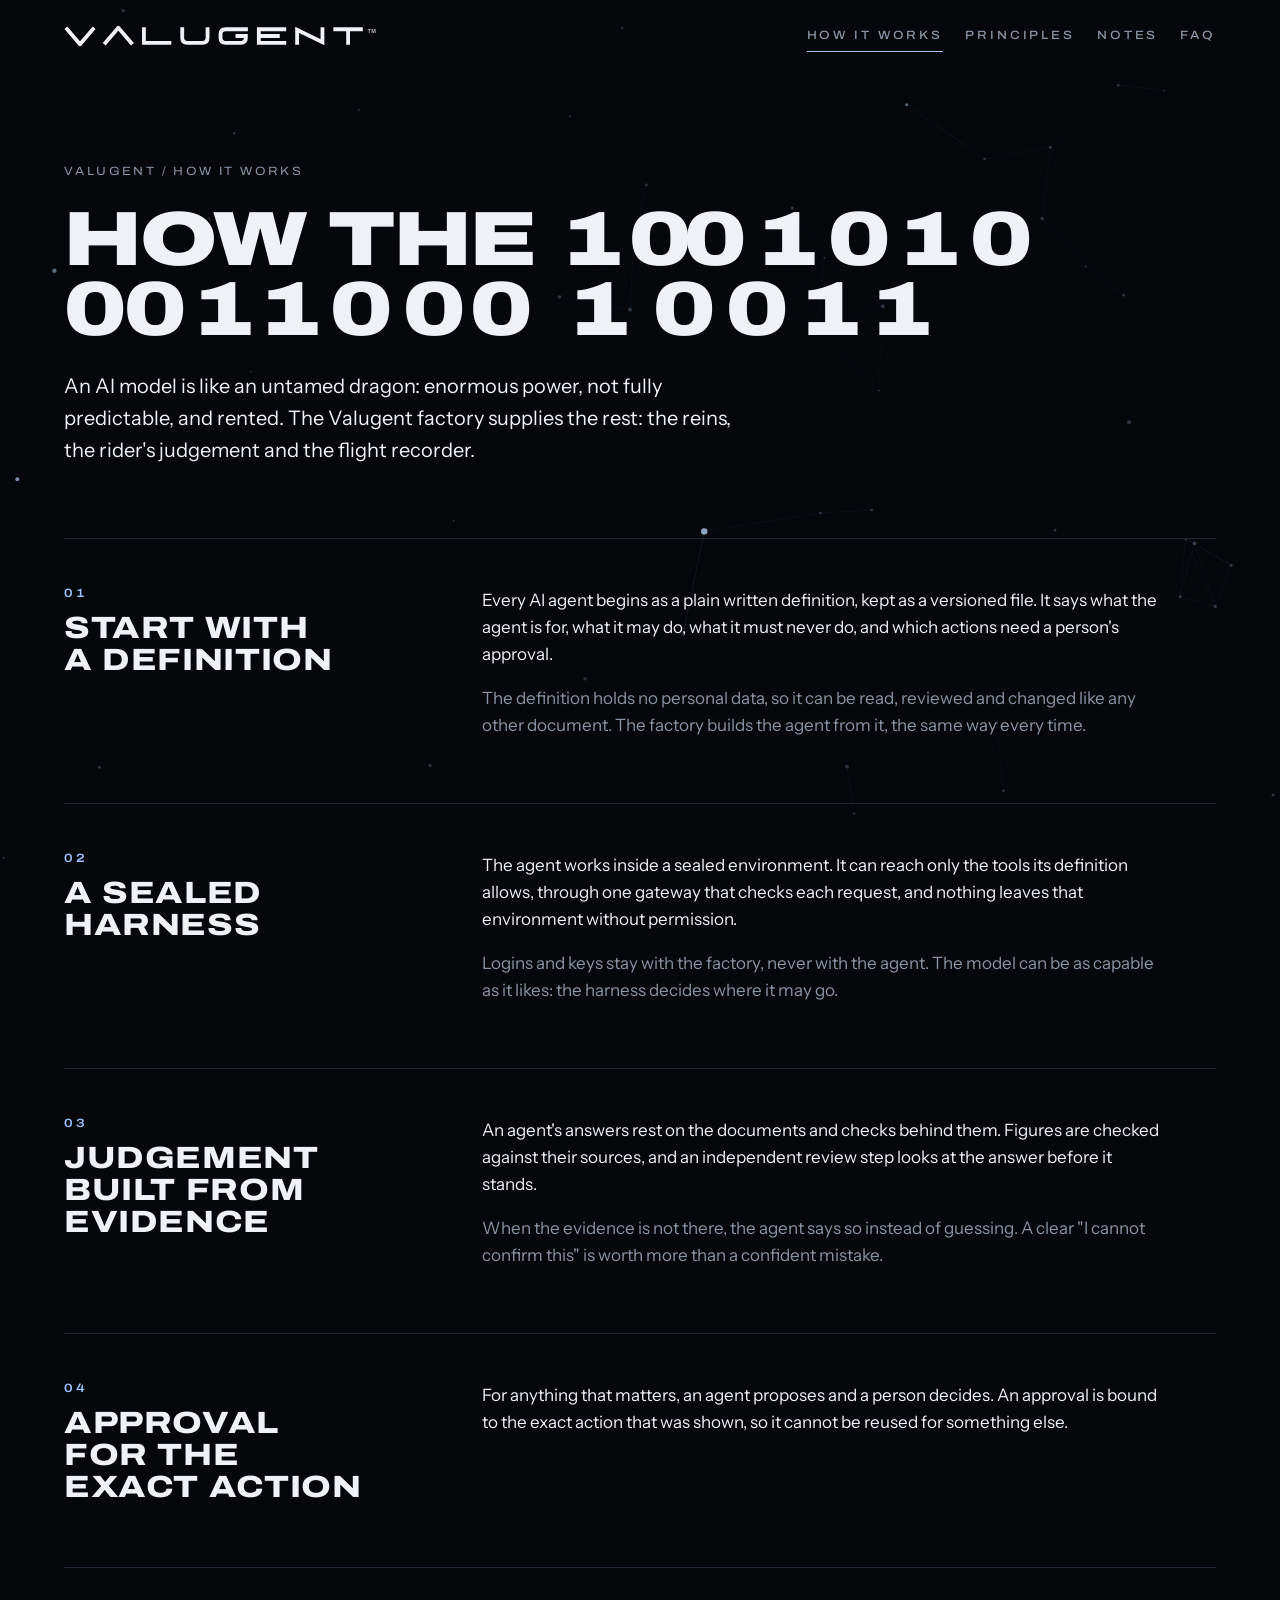
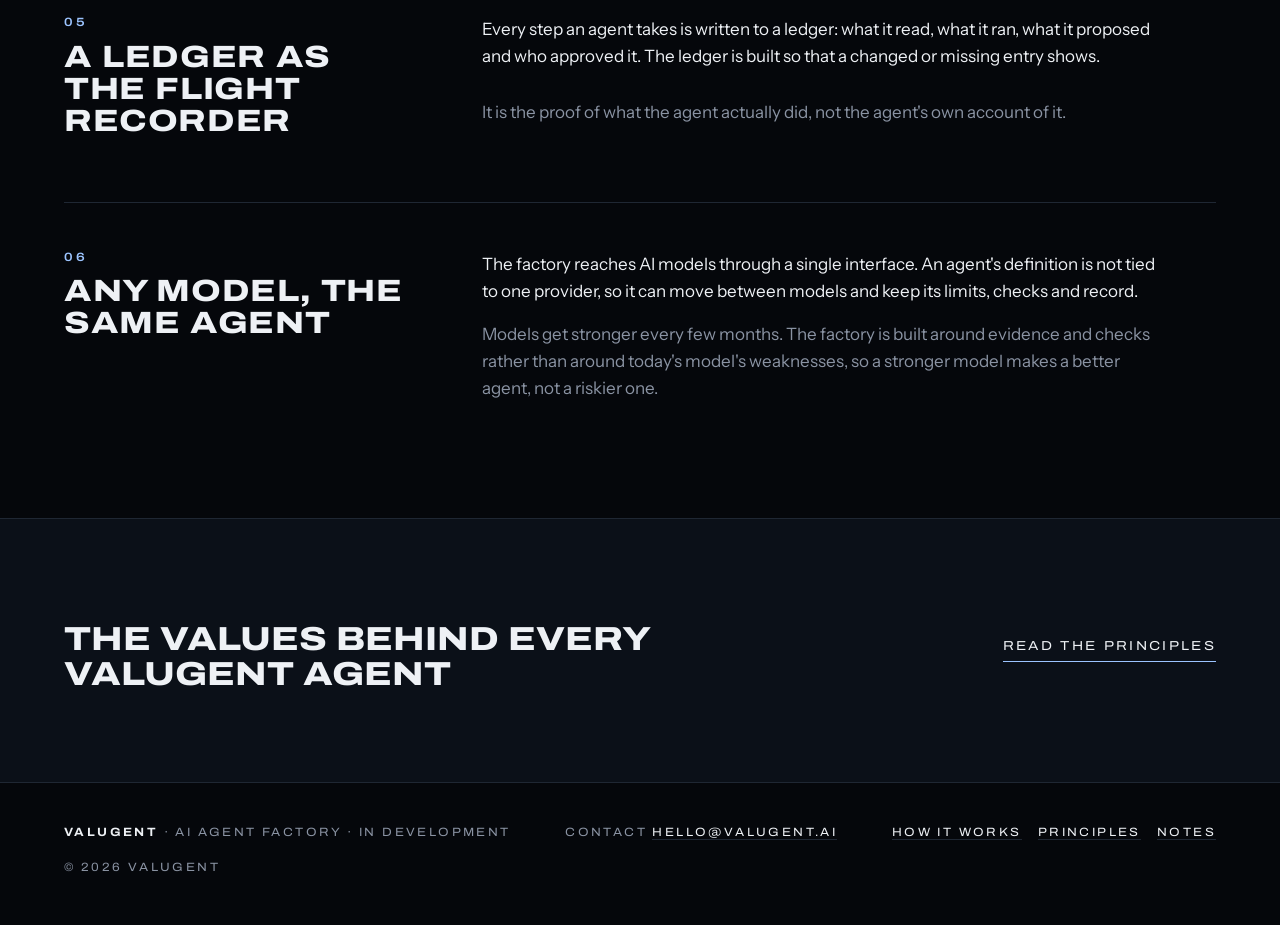
<file: approach/index.html>
<!DOCTYPE html>
<html lang="en">
<head>
<meta charset="utf-8">
<meta name="viewport" content="width=device-width, initial-scale=1">
<title>How the AI agent factory works | Valugent</title>
<meta name="description" content="How Valugent builds trustworthy AI agents: a written definition, a sealed harness, evidence-based checks, approval for each action and a full ledger.">
<link rel="canonical" href="https://valugent.ai/approach/">
<meta name="robots" content="index, follow, max-image-preview:large">
<meta name="theme-color" content="#05070b">
<meta name="msvalidate.01" content="90FEECC1FCB39FCA6ADB86096AE92DDA">
<link rel="icon" href="/favicon.svg" type="image/svg+xml">
<link rel="apple-touch-icon" href="/apple-touch-icon.png">
<meta property="og:type" content="website">
<meta property="og:site_name" content="Valugent">
<meta property="og:locale" content="en_AU">
<meta property="og:title" content="How the AI agent factory works | Valugent">
<meta property="og:description" content="How Valugent builds trustworthy AI agents: a written definition, a sealed harness, evidence-based checks, approval for each action and a full ledger.">
<meta property="og:url" content="https://valugent.ai/approach/">
<meta property="og:image" content="https://valugent.ai/og.png">
<meta property="og:image:width" content="1200">
<meta property="og:image:height" content="630">
<meta property="og:image:alt" content="Valugent: values-driven AI agents">
<meta name="twitter:card" content="summary_large_image">
<meta name="twitter:title" content="How the AI agent factory works | Valugent">
<meta name="twitter:description" content="How Valugent builds trustworthy AI agents: a written definition, a sealed harness, evidence-based checks, approval for each action and a full ledger.">
<meta name="twitter:image" content="https://valugent.ai/og.png">
<script>matchMedia("(prefers-reduced-motion: reduce)").matches || document.documentElement.classList.add("fx")</script>
<link rel="preconnect" href="https://fonts.googleapis.com">
<link rel="preconnect" href="https://fonts.gstatic.com" crossorigin>
<link href="https://fonts.googleapis.com/css2?family=Archivo:wdth,wght@62..125,400..900&family=Instrument+Sans:wght@400;500&display=swap" rel="stylesheet">
<script type="application/ld+json">
{
 "@context": "https://schema.org",
 "@graph": [
  {
   "@type": "Organization",
   "@id": "https://valugent.ai/#org",
   "name": "Valugent",
   "url": "https://valugent.ai/",
   "logo": "https://valugent.ai/apple-touch-icon.png",
   "email": "hello@valugent.ai",
   "description": "Valugent is an AI agent factory building values-driven, trustworthy AI agents.",
   "slogan": "Values-driven AI agents",
   "sameAs": [
    "https://www.linkedin.com/company/valugent/"
   ]
  },
  {
   "@type": "BreadcrumbList",
   "itemListElement": [
    {
     "@type": "ListItem",
     "position": 1,
     "name": "Valugent",
     "item": "https://valugent.ai/"
    },
    {
     "@type": "ListItem",
     "position": 2,
     "name": "How it works",
     "item": "https://valugent.ai/approach/"
    }
   ]
  },
  {
   "@type": "WebPage",
   "name": "How the AI agent factory works",
   "url": "https://valugent.ai/approach/",
   "about": {
    "@id": "https://valugent.ai/#org"
   }
  }
 ]
}
</script>
<style>

/* One visual world: a thinking brain in the dark, its connections firing. Full-bleed bands, wide uppercase display type, a quiet top bar. */
:root {
  --night: #05070b;
  --deep: #0b1018;
  --ink: #eef1f5;
  --dim: #8a93a3;
  --line: #1f2733;
  --glow: #9cc4ff;
  --display: "Archivo", "Helvetica Neue", Arial, sans-serif;
  --body: "Instrument Sans", "Helvetica Neue", Arial, sans-serif;
  color-scheme: dark;
}
* { box-sizing: border-box; margin: 0; }
html, body { background: var(--night); color: var(--ink); }
body { font-family: var(--body); font-size: 17px; line-height: 1.6; -webkit-font-smoothing: antialiased; }
a { color: var(--ink); }
a:focus-visible { outline: 2px solid var(--glow); outline-offset: 4px; }

.bar {
  position: absolute; inset: 0 0 auto 0; z-index: 3;
  display: flex; justify-content: space-between; align-items: center; gap: 16px;
  padding: 26px clamp(16px, 5vw, 64px);
}
.mark { display: block; width: clamp(179px, 25.3vw, 316px); height: auto; color: var(--ink); }
.status {
  font-family: var(--display); font-weight: 500; font-stretch: 110%;
  letter-spacing: 0.24em; font-size: 12px; text-transform: uppercase; color: var(--dim);
}

.hero {
  position: relative; overflow: hidden;
  min-height: min(760px, 92svh);
  display: grid; align-items: end;
  padding: 140px clamp(16px, 5vw, 64px) clamp(56px, 9vw, 110px);
}
.hero { cursor: grab; touch-action: pan-y; }
.hero.dragging { cursor: grabbing; user-select: none; -webkit-user-select: none; }
#brain { position: absolute; inset: 0; width: 100%; height: 100%; display: block; }
.hero::after {
  content: ""; position: absolute; inset: 0; z-index: 1; pointer-events: none;
  background: linear-gradient(90deg, rgba(5,7,11,0.78) 0%, rgba(5,7,11,0.3) 45%, rgba(5,7,11,0) 70%),
              linear-gradient(0deg, rgba(5,7,11,0.9) 0%, rgba(5,7,11,0) 38%);
}
.hero-copy { position: relative; z-index: 2; display: grid; gap: 28px; max-width: 1100px; }
h1 {
  font-family: var(--display); font-weight: 900; font-stretch: 125%;
  text-transform: uppercase; line-height: 0.92; letter-spacing: -0.01em;
  font-size: clamp(36px, 6.4vw, 100px);
  text-wrap: balance;
}
.lede { max-width: 34em; font-size: clamp(17px, 1.6vw, 20px); color: var(--ink); opacity: 0.86; text-wrap: pretty; }

.band {
  border-top: 1px solid var(--line);
  background: var(--deep);
  padding: clamp(56px, 8vw, 104px) clamp(16px, 5vw, 64px);
  display: grid; grid-template-columns: repeat(4, minmax(0, 1fr)); gap: clamp(24px, 4vw, 56px);
}
.part { display: grid; gap: 10px; align-content: start; }
.part h2 {
  font-family: var(--display); font-weight: 800; font-stretch: 125%;
  text-transform: uppercase; letter-spacing: 0.04em; font-size: clamp(20px, 2.2vw, 28px); line-height: 1.05;
}
.part p { color: var(--dim); max-width: 26em; }

footer {
  border-top: 1px solid var(--line);
  padding: 40px clamp(16px, 5vw, 64px) 48px;
  display: flex; flex-wrap: wrap; justify-content: space-between; gap: 16px 40px;
  font-family: var(--display); font-stretch: 110%; text-transform: uppercase;
  letter-spacing: 0.2em; font-size: 12px; color: var(--dim);
}
footer strong { color: var(--ink); font-weight: 700; }

.about {
  padding: clamp(64px, 9vw, 120px) clamp(16px, 5vw, 64px);
  display: grid; grid-template-columns: minmax(0, 5fr) minmax(0, 7fr); gap: clamp(28px, 5vw, 80px);
  border-top: 1px solid var(--line);
}
.label {
  font-family: var(--display); font-weight: 600; font-stretch: 115%; text-transform: uppercase;
  letter-spacing: 0.24em; font-size: 12px; color: var(--glow);
}
.about h2, .principles h2 {
  font-family: var(--display); font-weight: 900; font-stretch: 125%; text-transform: uppercase;
  line-height: 0.98; font-size: clamp(30px, 4.2vw, 60px); margin-top: 16px; text-wrap: balance;
}
.about .copy { display: grid; gap: 20px; max-width: 38em; align-content: start; font-size: clamp(17px, 1.4vw, 19px); }
.about .copy p { color: var(--dim); }
.about .copy p:first-child { color: var(--ink); }
.principles { padding: clamp(64px, 9vw, 120px) clamp(16px, 5vw, 64px); border-top: 1px solid var(--line); }
.principles ol {
  list-style: none; padding: 0; margin-top: clamp(32px, 4vw, 56px);
  display: grid; grid-template-columns: repeat(auto-fit, minmax(220px, 1fr)); gap: 1px; background: var(--line);
  border: 1px solid var(--line);
}
.principles li { background: var(--night); padding: 28px 24px 32px; display: grid; gap: 10px; align-content: start; }
.principles li span {
  font-family: var(--display); font-stretch: 110%; font-size: 12px; letter-spacing: 0.2em; color: var(--glow);
  font-variant-numeric: tabular-nums;
}
.principles h3 {
  font-family: var(--display); font-weight: 800; font-stretch: 120%; text-transform: uppercase;
  letter-spacing: 0.03em; font-size: 19px; line-height: 1.15;
}
.principles li p { color: var(--dim); font-size: 16px; }
footer a { color: var(--ink); text-decoration: none; border-bottom: 1px solid var(--line); }
footer a:hover, footer a:focus-visible { border-color: var(--ink); }
.status a { color: var(--dim); text-decoration: none; }
.status a:hover, .status a:focus-visible { color: var(--ink); }

@media (max-width: 760px) {
  .about { grid-template-columns: 1fr; }
  .band { grid-template-columns: 1fr 1fr; }
  .status { display: none; }
}

.status { display: flex; gap: 22px; }
.page .bar { position: relative; }
.crumbs { font-family: var(--display); font-stretch: 110%; text-transform: uppercase; letter-spacing: 0.2em;
  font-size: 12px; color: var(--dim); }
.crumbs a { color: var(--dim); text-decoration: none; }
.crumbs a:hover, .crumbs a:focus-visible { color: var(--ink); }
.page-head { padding: clamp(40px, 7vw, 96px) clamp(16px, 5vw, 64px) clamp(40px, 6vw, 72px); display: grid; gap: 24px;
  max-width: 1200px; }
.page-head h1 { font-size: clamp(36px, 6vw, 92px); }
.prose { padding: 0 clamp(16px, 5vw, 64px) clamp(64px, 9vw, 120px); display: grid; gap: clamp(40px, 5vw, 64px); }
.prose section { display: grid; grid-template-columns: minmax(0, 4fr) minmax(0, 8fr); gap: clamp(20px, 4vw, 64px);
  border-top: 1px solid var(--line); padding-top: clamp(28px, 4vw, 48px); }
.prose h2 { font-family: var(--display); font-weight: 800; font-stretch: 120%; text-transform: uppercase;
  font-size: clamp(22px, 2.4vw, 32px); line-height: 1.05; letter-spacing: 0.02em; text-wrap: balance; }
.prose h2 span { display: block; font-size: 12px; letter-spacing: 0.24em; color: var(--glow); margin-bottom: 12px;
  font-weight: 600; font-variant-numeric: tabular-nums; }
.prose .body { display: grid; gap: 16px; max-width: 40em; color: var(--dim); font-size: clamp(17px, 1.3vw, 19px); }
.prose .body p:first-child { color: var(--ink); }
.prose .body ul { margin: 0; padding-left: 1.2em; display: grid; gap: 8px; }
.faq { padding: clamp(64px, 9vw, 120px) clamp(16px, 5vw, 64px); border-top: 1px solid var(--line); }
.faq h2 { font-family: var(--display); font-weight: 900; font-stretch: 125%; text-transform: uppercase; line-height: 0.98;
  font-size: clamp(30px, 4.2vw, 60px); margin-top: 16px; text-wrap: balance; }
.faq dl { margin: clamp(32px, 4vw, 56px) 0 0; display: grid; gap: 0; border-top: 1px solid var(--line); }
.faq .qa { display: grid; grid-template-columns: minmax(0, 5fr) minmax(0, 7fr); gap: clamp(16px, 4vw, 64px);
  padding: 28px 0; border-bottom: 1px solid var(--line); }
.faq dt { font-family: var(--display); font-weight: 700; font-stretch: 115%; font-size: clamp(18px, 1.6vw, 22px);
  line-height: 1.25; }
.faq dd { margin: 0; color: var(--dim); max-width: 40em; }
.more { display: inline-block; margin-top: 28px; font-family: var(--display); font-stretch: 115%; text-transform: uppercase;
  letter-spacing: 0.18em; font-size: 13px; color: var(--ink); text-decoration: none; border-bottom: 1px solid var(--glow);
  padding-bottom: 4px; }
.more:hover, .more:focus-visible { color: var(--glow); }
.cta { display: flex; flex-wrap: wrap; align-items: center; gap: 14px 24px; }
.cta span { color: var(--dim); font-size: 15px; max-width: 26em; }
.btn { display: inline-block; font-family: var(--display); font-weight: 700; font-stretch: 115%; text-transform: uppercase;
  letter-spacing: 0.16em; font-size: 13px; color: #05070b; background: var(--ink); text-decoration: none;
  padding: 15px 26px; border-radius: 2px; transition: background 0.2s, box-shadow 0.2s; }
.btn:hover, .btn:focus-visible { background: var(--glow); box-shadow: 0 0 28px rgba(156,196,255,0.35); }
.next { padding: clamp(48px, 7vw, 96px) clamp(16px, 5vw, 64px); border-top: 1px solid var(--line); background: var(--deep);
  display: flex; flex-wrap: wrap; gap: 16px 48px; align-items: baseline; justify-content: space-between; }
.next p { font-family: var(--display); font-weight: 800; font-stretch: 120%; text-transform: uppercase;
  font-size: clamp(22px, 2.6vw, 36px); line-height: 1.05; max-width: 22em; }
/* notes: one readable column, and a list of articles */
.article { padding: 0 clamp(16px, 5vw, 64px) clamp(64px, 9vw, 120px); }
.article .body { max-width: 42em; display: grid; gap: 18px; font-size: clamp(17px, 1.3vw, 19px); color: #c9cfd9; }
.article .body h2 { font-family: var(--display); font-weight: 800; font-stretch: 120%; text-transform: uppercase;
  font-size: clamp(20px, 2vw, 26px); line-height: 1.1; letter-spacing: 0.02em; color: var(--ink); margin-top: 28px;
  text-wrap: balance; }
.article .body ol, .article .body ul { margin: 0; padding-left: 1.2em; display: grid; gap: 10px; }
.article .body strong { color: var(--ink); }
.byline { font-family: var(--display); font-stretch: 110%; text-transform: uppercase; letter-spacing: 0.2em; font-size: 12px;
  color: var(--dim); }
.notes-list { padding: 0 clamp(16px, 5vw, 64px) clamp(64px, 9vw, 120px); display: grid; }
.notes-list a { display: grid; gap: 10px; padding: clamp(24px, 3vw, 36px) 0; border-top: 1px solid var(--line);
  text-decoration: none; max-width: 52em; }
.notes-list h2 { font-family: var(--display); font-weight: 800; font-stretch: 120%; text-transform: uppercase;
  font-size: clamp(22px, 2.4vw, 32px); line-height: 1.05; transition: color 0.3s; text-wrap: balance; }
.notes-list a:hover h2, .notes-list a:focus-visible h2 { color: var(--glow); }
.notes-list p { color: var(--dim); }
/* the cursor: a small node of light with a ring that follows it (mouse and trackpad only) */
.cur-dot, .cur-ring { position: fixed; left: 0; top: 0; pointer-events: none; z-index: 9999; border-radius: 50%;
  opacity: 0; transition: opacity 0.2s; will-change: transform; }
.cur-dot { width: 6px; height: 6px; margin: -3px 0 0 -3px; background: #eef1f5;
  box-shadow: 0 0 10px 2px rgba(156, 196, 255, 0.9); }
.cur-ring { width: 24px; height: 24px; margin: -12px 0 0 -12px; border: 1px solid rgba(156, 196, 255, 0.55);
  transition: opacity 0.2s, width 0.25s, height 0.25s, margin 0.25s, border-color 0.25s, background 0.25s; }
.has-cursor .cur-dot, .has-cursor .cur-ring { opacity: 1; }
.has-cursor, .has-cursor * , .has-cursor .hero { cursor: none !important; }
.cur-ring.link { width: 38px; height: 38px; margin: -19px 0 0 -19px; background: rgba(156, 196, 255, 0.08);
  border-color: rgba(156, 196, 255, 0.9); }
.cur-ring.brain { width: 44px; height: 44px; margin: -22px 0 0 -22px; border-style: dashed;
  border-color: rgba(156, 196, 255, 0.7); }
.cur-ring.down { width: 16px; height: 16px; margin: -8px 0 0 -8px; background: rgba(156, 196, 255, 0.18); }
/* it fires like a neuron: the dot flashes now and then, a click sends out a burst, and moving leaves faint sparks */
.has-cursor .cur-dot { animation: cur-fire 2.6s infinite; }
@keyframes cur-fire {
  0%, 82%, 100% { box-shadow: 0 0 10px 2px rgba(156, 196, 255, 0.9); background: #eef1f5; }
  86% { box-shadow: 0 0 22px 7px rgba(190, 220, 255, 1), 0 0 44px 14px rgba(156, 196, 255, 0.45); background: #fff; }
  90% { box-shadow: 0 0 8px 1px rgba(156, 196, 255, 0.7); }
  93% { box-shadow: 0 0 18px 5px rgba(190, 220, 255, 0.95); background: #fff; }
}
.cur-burst, .cur-spark { position: fixed; left: 0; top: 0; pointer-events: none; z-index: 9998; }
.cur-burst i { position: absolute; width: 20px; height: 20px; margin: -10px 0 0 -10px; border-radius: 50%;
  border: 1.5px solid rgba(190, 220, 255, 0.95); box-shadow: 0 0 14px rgba(156, 196, 255, 0.8);
  animation: cur-burst 0.6s ease-out forwards; }
@keyframes cur-burst { from { transform: scale(0.4); opacity: 1; } to { transform: scale(4.2); opacity: 0; } }
.cur-spark i { position: absolute; width: 3px; height: 3px; margin: -1.5px 0 0 -1.5px; border-radius: 50%;
  background: #dce9ff; box-shadow: 0 0 6px 1px rgba(156, 196, 255, 0.9); animation: cur-spark 0.7s ease-out forwards; }
@keyframes cur-spark { to { transform: translate(var(--dx), var(--dy)) scale(0.2); opacity: 0; } }
@media (prefers-reduced-motion: reduce) { .has-cursor .cur-dot { animation: none; } }
/* effects (only when motion is welcome): the headline rises in, sections light up as they come into view, a signal
   runs along the band, the cards glow where the cursor is, and the brain drifts back as you scroll */
.progress { position: fixed; inset: 0 0 auto 0; height: 2px; z-index: 50; pointer-events: none; transform-origin: 0 50%;
  transform: scaleX(var(--sp, 0)); background: linear-gradient(90deg, rgba(156,196,255,0), var(--glow) 40%, #fff);
  box-shadow: 0 0 12px rgba(156,196,255,0.8); }
.hero h1 .w { display: inline-block; overflow: hidden; vertical-align: top; padding-bottom: 0.06em; margin-bottom: -0.06em; }
.hero h1 .w > span { display: inline-block; }
.shine { background: linear-gradient(100deg, var(--ink) 35%, #cfe2ff 46%, #fff 50%, #cfe2ff 54%, var(--ink) 65%);
  background-size: 300% 100%; background-position: 100% 0; -webkit-background-clip: text; background-clip: text;
  color: transparent; }
.fx .hero h1 .w > span { animation: rise 1.1s cubic-bezier(0.2, 0.8, 0.2, 1) both; animation-delay: var(--d, 0s); }
.fx .hero h1 .shine { animation: rise 1.1s cubic-bezier(0.2, 0.8, 0.2, 1) both, shine 7s ease-in-out 1.6s infinite;
  animation-delay: var(--d, 0s), calc(var(--d, 0s) + 1.6s); }
@keyframes rise { from { transform: translateY(105%); } }
@keyframes shine { 0% { background-position: 100% 0; } 30%, 100% { background-position: 0 0; } }
.fx .hero .lede { animation: fade-up 1s cubic-bezier(0.2, 0.8, 0.2, 1) 0.55s both; }
.fx .hero .cta { animation: fade-up 1s cubic-bezier(0.2, 0.8, 0.2, 1) 0.75s both; }
@keyframes fade-up { from { opacity: 0; transform: translateY(18px); } }
.fx #brain { transform: scale(calc(1 + var(--hp, 0) * 0.18)); opacity: calc(1 - var(--hp, 0) * 0.75); }
.fx .hero-copy { transform: translateY(calc(var(--hp, 0) * -70px)); opacity: calc(1 - var(--hp, 0) * 1.1); }
.btn { position: relative; overflow: hidden; }
.btn::after { content: ""; position: absolute; inset: 0 auto 0 -60%; width: 40%; pointer-events: none;
  background: linear-gradient(100deg, transparent, rgba(255,255,255,0.75), transparent); transform: skewX(-20deg); }
.fx .btn::after { animation: sheen 4.8s ease-in-out 2s infinite; }
@keyframes sheen { 0% { left: -60%; } 22%, 100% { left: 130%; } }
.fx .btn { animation: fade-up 1s cubic-bezier(0.2, 0.8, 0.2, 1) 0.75s both, halo 3.2s ease-in-out 2s infinite; }
@keyframes halo { 50% { box-shadow: 0 0 34px rgba(156,196,255,0.4); } }
.fx .reveal { opacity: 0; transform: translateY(30px); filter: blur(6px);
  transition: opacity 0.9s cubic-bezier(0.2, 0.7, 0.2, 1), transform 0.9s cubic-bezier(0.2, 0.7, 0.2, 1), filter 0.9s;
  transition-delay: var(--rd, 0s); }
.fx .reveal.in { opacity: 1; transform: none; filter: none; }
.band { position: relative; overflow: hidden; }
.band::before { content: ""; position: absolute; left: 0; top: -1px; height: 2px; width: 30%; pointer-events: none;
  background: linear-gradient(90deg, transparent, var(--glow), #fff, transparent); box-shadow: 0 0 16px var(--glow);
  transform: translateX(-100%); }
.fx .band::before { animation: signal 4.5s cubic-bezier(0.5, 0, 0.5, 1) infinite; }
@keyframes signal { to { transform: translateX(440%); } }
.part h2 { transition: color 0.3s, text-shadow 0.3s; }
.part:hover h2 { color: #fff; text-shadow: 0 0 24px rgba(156,196,255,0.6); }
.principles li, .faq .qa { position: relative; }
.principles li::before, .faq .qa::before { content: ""; position: absolute; inset: 0; pointer-events: none; opacity: 0;
  transition: opacity 0.35s; background: radial-gradient(320px circle at var(--mx, 50%) var(--my, 50%),
  rgba(156,196,255,0.14), transparent 60%); }
.principles li:hover::before, .faq .qa:hover::before { opacity: 1; }
.principles li { transition: border-color 0.35s, box-shadow 0.35s; }
.principles li:hover { border-color: rgba(156,196,255,0.45); box-shadow: inset 0 0 0 1px rgba(156,196,255,0.15); z-index: 1; }
.principles li h3 { transition: color 0.3s; }
.principles li:hover h3 { color: #fff; }
/* the band lights up part by part as the signal passes through it */
.fx .band::before { animation-timing-function: linear; }
.fx .part h2 { animation: lit 4.5s linear infinite; }
.fx .part:nth-child(1) h2 { animation-delay: 0.55s; }
.fx .part:nth-child(2) h2 { animation-delay: 1.25s; }
.fx .part:nth-child(3) h2 { animation-delay: 1.95s; }
.fx .part:nth-child(4) h2 { animation-delay: 2.65s; }
@keyframes lit { 0%, 32%, 100% { color: var(--ink); text-shadow: none; }
  6% { color: #fff; text-shadow: 0 0 18px rgba(156,196,255,0.95), 0 0 42px rgba(156,196,255,0.5); } }
/* a heading decoding: its real words are hidden, not changed, under the flickering copy */
.decoding { position: relative; color: transparent; }
.fx-layer span { position: absolute; color: var(--ink); text-align: center; white-space: pre; }
/* pages cross-fade into each other */
@view-transition { navigation: auto; }
::view-transition-old(root), ::view-transition-new(root) { animation-duration: 0.45s; }
@media (prefers-reduced-motion: reduce) { @view-transition { navigation: none; } }
/* faint neurons drifting behind the page below the hero */
.neurons { position: fixed; inset: 0; width: 100%; height: 100%; z-index: 0; pointer-events: none; }
main > *, footer { position: relative; z-index: 1; }
.status a { position: relative; }
.status a::after { content: ""; position: absolute; left: 0; right: 0; bottom: -6px; height: 1px; background: var(--glow);
  transform: scaleX(0); transform-origin: 0 50%; transition: transform 0.3s; }
.status a:hover::after, .status a:focus-visible::after, .status a[aria-current]::after { transform: scaleX(1); }
/* the principles grid: five across on wide screens, and no filled gap where a row is short */
.principles ol { background: none; border: none; gap: 0; }
.principles li { border: 1px solid var(--line); margin: 0 -1px -1px 0; }
@media (min-width: 1100px) { .principles ol { grid-template-columns: repeat(5, minmax(0, 1fr)); } }
@media (max-width: 760px) {
  .status { display: flex !important; gap: 14px; font-size: 11px; letter-spacing: 0.16em; }
  .prose section, .faq .qa { grid-template-columns: 1fr; }
}
@media (max-width: 760px) { .bar { flex-wrap: wrap; row-gap: 14px; } }
@media (max-width: 480px) {
  h1, .page-head h1 { font-stretch: 100%; font-size: clamp(30px, 9.4vw, 44px); }
  .about h2, .principles h2, .faq h2 { font-stretch: 105%; font-size: clamp(26px, 8vw, 40px); }
  .next p { font-stretch: 105%; }
}

</style>
</head>
<body class="page">
<div class="progress" aria-hidden="true"></div>
<header class="bar">
  <a href="/" aria-label="Valugent home"><svg class="mark" viewBox="-4 -4 1072 68" role="img" aria-label="Valugent"><g fill="none" stroke="currentColor" stroke-width="13" stroke-linejoin="miter" stroke-miterlimit="10"><path transform="translate(0 0)" d="M2,2 L50,58 L98,2"/><path transform="translate(130 0)" d="M2,58 L50,2 L98,58"/><path transform="translate(260 0)" d="M7,0 V53 H100"/><path transform="translate(390 0)" d="M7,0 V36 Q7,53 24,53 H76 Q93,53 93,36 V0"/><path transform="translate(520 0)" d="M100,7 H24 Q7,7 7,24 V36 Q7,53 24,53 H76 Q93,53 93,36 V30 H58"/><path transform="translate(650 0)" d="M100,7 H7 V53 H100 M7,30 H78"/><path transform="translate(780 0)" d="M7,60 V9 L93,51 V0"/><path transform="translate(910 0)" d="M0,7 H100 M50,7 V60"/></g><text x="1026" y="20" fill="currentColor" font-family="Helvetica, Arial, sans-serif" font-size="19" font-weight="700" letter-spacing="1" opacity="0.8" aria-hidden="true">TM</text></svg></a>
  <nav class="status" aria-label="Main"><a href="/approach/" aria-current="page">How it works</a><a href="/principles/">Principles</a><a href="/notes/">Notes</a><a href="/#faq">FAQ</a></nav>
</header>
<main>
  <div class="page-head">
    <p class="crumbs"><a href="/">Valugent</a> / How it works</p>
    <h1>How the AI agent factory works</h1>
    <p class="lede">An AI model is like an untamed dragon: enormous power, not fully predictable, and rented. The Valugent factory supplies the rest: the reins, the rider's judgement and the flight recorder.</p>
  </div>
  <div class="prose">
    <section><h2><span>01</span>Start with a definition</h2><div class="body"><p>Every AI agent begins as a plain written definition, kept as a versioned file. It says what the agent is for, what it may do, what it must never do, and which actions need a person's approval.</p><p>The definition holds no personal data, so it can be read, reviewed and changed like any other document. The factory builds the agent from it, the same way every time.</p></div></section>
    <section><h2><span>02</span>A sealed harness</h2><div class="body"><p>The agent works inside a sealed environment. It can reach only the tools its definition allows, through one gateway that checks each request, and nothing leaves that environment without permission.</p><p>Logins and keys stay with the factory, never with the agent. The model can be as capable as it likes: the harness decides where it may go.</p></div></section>
    <section><h2><span>03</span>Judgement built from evidence</h2><div class="body"><p>An agent's answers rest on the documents and checks behind them. Figures are checked against their sources, and an independent review step looks at the answer before it stands.</p><p>When the evidence is not there, the agent says so instead of guessing. A clear "I cannot confirm this" is worth more than a confident mistake.</p></div></section>
    <section><h2><span>04</span>Approval for the exact action</h2><div class="body"><p>For anything that matters, an agent proposes and a person decides. An approval is bound to the exact action that was shown, so it cannot be reused for something else.</p></div></section>
    <section><h2><span>05</span>A ledger as the flight recorder</h2><div class="body"><p>Every step an agent takes is written to a ledger: what it read, what it ran, what it proposed and who approved it. The ledger is built so that a changed or missing entry shows.</p><p>It is the proof of what the agent actually did, not the agent's own account of it.</p></div></section>
    <section><h2><span>06</span>Any model, the same agent</h2><div class="body"><p>The factory reaches AI models through a single interface. An agent's definition is not tied to one provider, so it can move between models and keep its limits, checks and record.</p><p>Models get stronger every few months. The factory is built around evidence and checks rather than around today's model's weaknesses, so a stronger model makes a better agent, not a riskier one.</p></div></section>
  </div>
  <div class="next"><p>The values behind every Valugent agent</p><a class="more" href="/principles/">Read the principles</a></div>

</main>
<footer>
  <span><strong>Valugent</strong> &middot; AI agent factory &middot; in development</span>
  <span>Contact <a href="mailto:hello@valugent.ai">hello@valugent.ai</a></span>
  <span><a href="/approach/">How it works</a> &nbsp; <a href="/principles/">Principles</a> &nbsp; <a href="/notes/">Notes</a></span>
  <span>&copy; 2026 Valugent</span>
</footer>
<script>
(() => {
  // the cursor: on a mouse or trackpad only; touch screens and keyboards keep their own
  if (!matchMedia("(pointer: fine)").matches) return;
  const still = matchMedia("(prefers-reduced-motion: reduce)").matches;
  const dot = document.createElement("div"), ring = document.createElement("div");
  dot.className = "cur-dot"; ring.className = "cur-ring";
  document.body.append(dot, ring);
  let x = -100, y = -100, rx = -100, ry = -100, shown = false;
  addEventListener("pointermove", e => {
    if (e.pointerType !== "mouse") return;
    x = e.clientX; y = e.clientY;
    if (!shown) { shown = true; rx = x; ry = y; }
    document.documentElement.classList.add("has-cursor");   // back on as soon as the mouse returns to the page
    const t = e.target;
    ring.classList.toggle("link", !!t.closest("a, button"));
    ring.classList.toggle("brain", !t.closest("a, button") && !!t.closest(".hero"));
  });
  function flash(cls, life) {                               // a short-lived spot of light where the cursor is
    const el = document.createElement("div"), i = document.createElement("i");
    el.className = cls; el.style.transform = `translate(${x}px, ${y}px)`;
    if (cls === "cur-spark") {
      const a = Math.random() * Math.PI * 2, r = 8 + Math.random() * 14;
      i.style.setProperty("--dx", `${Math.cos(a) * r}px`); i.style.setProperty("--dy", `${Math.sin(a) * r}px`);
    }
    el.append(i); document.body.append(el);
    setTimeout(() => el.remove(), life);
  }
  let lastSpark = 0, sx = 0, sy = 0;
  if (!still) addEventListener("pointermove", e => {
    if (e.pointerType !== "mouse") return;
    const now = performance.now(), d = Math.hypot(e.clientX - sx, e.clientY - sy);
    if (now - lastSpark > 45 && d > 18) { lastSpark = now; sx = e.clientX; sy = e.clientY; flash("cur-spark", 750); }
  });
  addEventListener("pointerdown", e => { ring.classList.add("down"); if (!still && e.pointerType === "mouse") flash("cur-burst", 650); });
  addEventListener("pointerup", () => ring.classList.remove("down"));
  document.addEventListener("mouseleave", () => document.documentElement.classList.remove("has-cursor"));
  (function move() {
    rx += (x - rx) * (still ? 1 : 0.18); ry += (y - ry) * (still ? 1 : 0.18);
    dot.style.transform = `translate(${x}px, ${y}px)`;
    ring.style.transform = `translate(${rx}px, ${ry}px)`;
    requestAnimationFrame(move);
  })();
})();
</script>
<script>
(() => {
  // effects: off when someone asks for less motion, and the page reads the same without them
  if (!document.documentElement.classList.contains("fx")) return;
  const fine = matchMedia("(pointer: fine)").matches;
  const els = document.querySelectorAll(
    "main > section:not(.hero) > *, .principles li, .band .part, .faq .qa, .prose section, .page-head > *, .next > *");
  els.forEach(el => {
    el.classList.add("reveal");
    const sibs = [...el.parentElement.children].filter(c => c.matches(".part, li, .qa"));
    const i = sibs.indexOf(el);
    if (i > 0) el.style.setProperty("--rd", `${Math.min(i, 6) * 0.08}s`);
  });
  const io = new IntersectionObserver(es => es.forEach(e => {
    if (e.isIntersecting) { e.target.classList.add("in"); io.unobserve(e.target); }
  }), { rootMargin: "0px 0px -8% 0px" });
  els.forEach(el => io.observe(el));
  const bar = document.querySelector(".progress"), hero = document.querySelector(".hero");
  let queued = false;
  function onScroll() {
    queued = false;
    const max = document.documentElement.scrollHeight - innerHeight;
    if (bar) bar.style.setProperty("--sp", max > 0 ? (scrollY / max).toFixed(4) : 0);
    if (hero) hero.style.setProperty("--hp", Math.min(1, scrollY / hero.offsetHeight).toFixed(4));
  }
  addEventListener("scroll", () => { if (!queued) { queued = true; requestAnimationFrame(onScroll); } }, { passive: true });
  onScroll();
  // headings decode into place the first time they come into view
  const GLYPHS = "01";                  // machine code: bits resolving into words
  function decode(h) {                // the real words stay in the page; each bit is drawn exactly over its letter
    const box = h.getBoundingClientRect(), r = document.createRange(), cells = [];
    const layer = document.createElement("span");
    layer.className = "fx-layer"; layer.setAttribute("aria-hidden", "true");
    const walk = document.createTreeWalker(h, NodeFilter.SHOW_TEXT);
    while (walk.nextNode()) {
      const n = walk.currentNode;
      for (let i = 0; i < n.length; i++) {
        if (/\s/.test(n.data[i])) continue;
        r.setStart(n, i); r.setEnd(n, i + 1);
        const c = r.getBoundingClientRect(), cell = document.createElement("span");
        cell.style.cssText = `left:${c.left - box.left}px;top:${c.top - box.top}px;width:${c.width}px;` +
          `height:${c.height}px;line-height:${c.height}px`;
        layer.append(cell); cells.push([cell, n.data[i]]);
      }
    }
    h.classList.add("decoding"); h.append(layer);
    const start = performance.now(), dur = 2550;
    let shown = 0;
    (function tick(now) {
      const t = (now - start) / dur;
      if (t < 1 && now - shown < 70) return requestAnimationFrame(tick);   // a steady flicker, not a blur
      shown = now;
      if (t >= 1) { layer.remove(); h.classList.remove("decoding"); return; }
      cells.forEach(([cell, ch], i) => {
        cell.textContent = t > 0.25 + 0.75 * i / cells.length ? ch : GLYPHS[Math.floor(Math.random() * GLYPHS.length)];
      });
      requestAnimationFrame(tick);
    })(start);
  }
  const heads = document.querySelectorAll(".about h2, .principles h2, .faq h2, .page-head h1");
  const hio = new IntersectionObserver(es => es.forEach(e => {
    if (e.isIntersecting) { hio.unobserve(e.target); setTimeout(() => decode(e.target), 150); }
  }), { rootMargin: "0px 0px -10% 0px" });
  heads.forEach(h => hio.observe(h));
  // faint neurons drift behind the page; nearby ones join, and now and then one fires
  const cv = document.createElement("canvas"), cx = cv.getContext("2d");
  cv.className = "neurons"; cv.setAttribute("aria-hidden", "true");
  document.body.prepend(cv);
  let W = 0, H = 0, dpr = 1, dots = [];
  function fit() {
    dpr = Math.min(devicePixelRatio || 1, 1.5); W = innerWidth; H = innerHeight;
    cv.width = W * dpr; cv.height = H * dpr; cx.setTransform(dpr, 0, 0, dpr, 0, 0);
    const want = Math.round(Math.min(70, W * H / 22000));
    while (dots.length < want) dots.push({ x: Math.random() * W, y: Math.random() * H,
      vx: (Math.random() - 0.5) * 0.12, vy: (Math.random() - 0.5) * 0.12, r: 0.8 + Math.random() * 1.2, f: 0 });
    dots.length = want;
  }
  fit(); addEventListener("resize", fit);
  (function drift() {
    cx.clearRect(0, 0, W, H);
    if (!hero || scrollY > hero.offsetHeight * 0.4) {
      for (const d of dots) {
        d.x = (d.x + d.vx + W) % W; d.y = (d.y + d.vy + H) % H; d.f *= 0.97;
        if (Math.random() < 0.0012) d.f = 1;
      }
      for (let i = 0; i < dots.length; i++) for (let j = i + 1; j < dots.length; j++) {
        const a = dots[i], b = dots[j], dd = Math.hypot(a.x - b.x, a.y - b.y);
        if (dd < 140) {
          cx.strokeStyle = `rgba(156,196,255,${(1 - dd / 140) * (0.07 + 0.3 * Math.max(a.f, b.f))})`;
          cx.lineWidth = 1; cx.beginPath(); cx.moveTo(a.x, a.y); cx.lineTo(b.x, b.y); cx.stroke();
        }
      }
      for (const d of dots) {
        cx.fillStyle = `rgba(190,215,255,${0.22 + 0.7 * d.f})`;
        cx.beginPath(); cx.arc(d.x, d.y, d.r + 1.6 * d.f, 0, Math.PI * 2); cx.fill();
      }
    }
    requestAnimationFrame(drift);
  })();
  if (fine) addEventListener("pointermove", e => {           // the cards glow where the cursor is
    const card = e.target.closest && e.target.closest(".principles li, .faq .qa");
    if (!card) return;
    const r = card.getBoundingClientRect();
    card.style.setProperty("--mx", `${e.clientX - r.left}px`); card.style.setProperty("--my", `${e.clientY - r.top}px`);
  });
})();
</script>

</body>
</html>
</file>
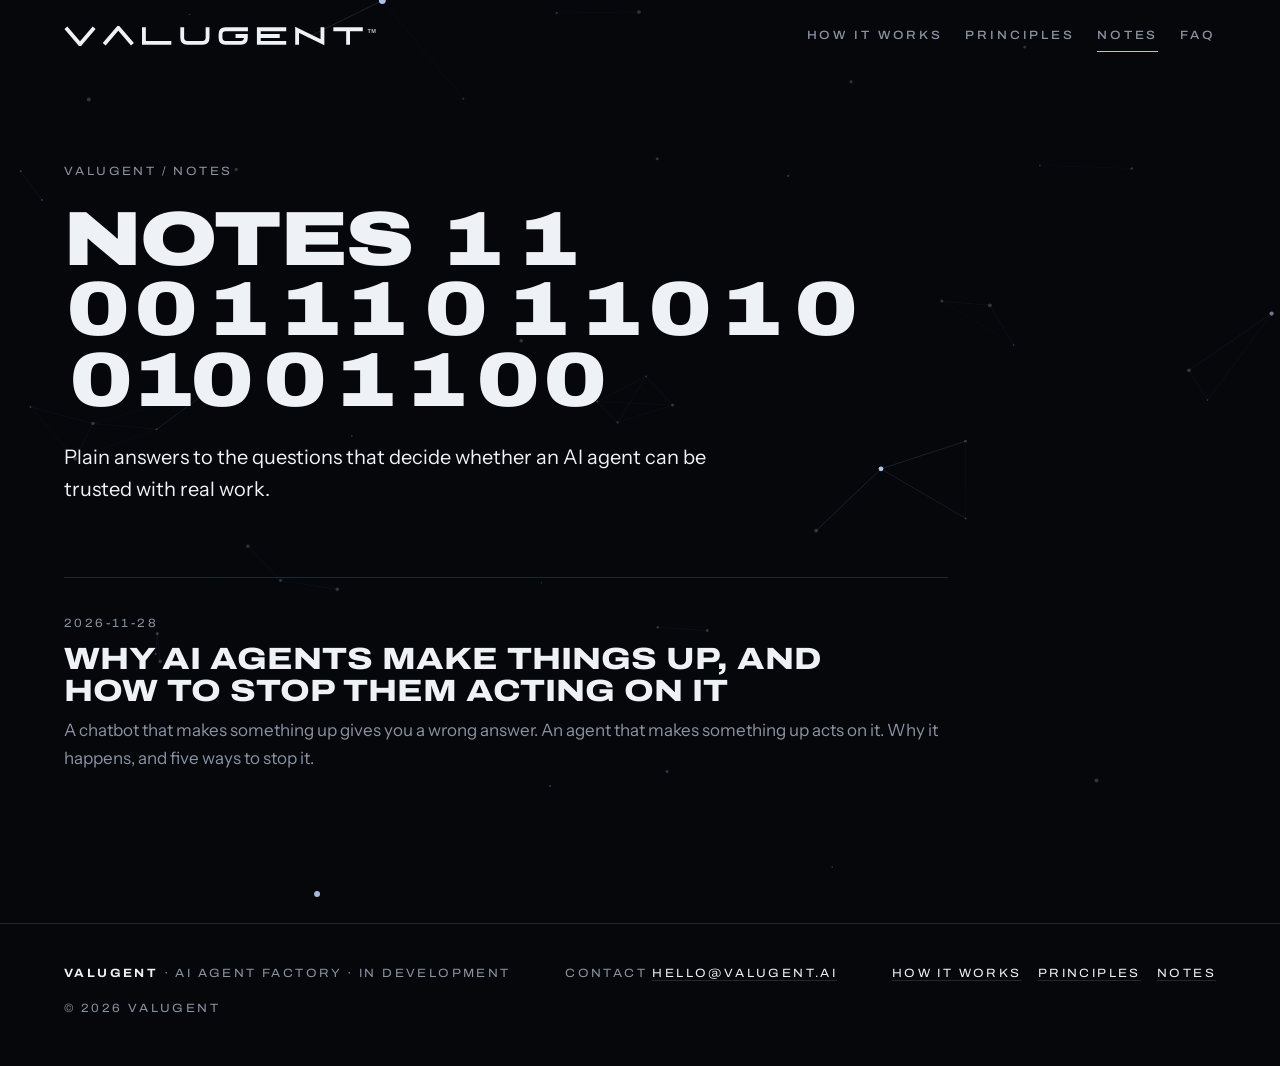
<file: notes/index.html>
<!DOCTYPE html>
<html lang="en">
<head>
<meta charset="utf-8">
<meta name="viewport" content="width=device-width, initial-scale=1">
<title>Notes on trustworthy AI agents | Valugent</title>
<meta name="description" content="Notes from Valugent on building trustworthy AI agents: hallucinations, evidence, approvals and records.">
<link rel="canonical" href="https://valugent.ai/notes/">
<meta name="robots" content="index, follow, max-image-preview:large">
<meta name="theme-color" content="#05070b">
<meta name="msvalidate.01" content="90FEECC1FCB39FCA6ADB86096AE92DDA">
<link rel="icon" href="/favicon.svg" type="image/svg+xml">
<link rel="apple-touch-icon" href="/apple-touch-icon.png">
<meta property="og:type" content="website">
<meta property="og:site_name" content="Valugent">
<meta property="og:locale" content="en_AU">
<meta property="og:title" content="Notes on trustworthy AI agents | Valugent">
<meta property="og:description" content="Notes from Valugent on building trustworthy AI agents: hallucinations, evidence, approvals and records.">
<meta property="og:url" content="https://valugent.ai/notes/">
<meta property="og:image" content="https://valugent.ai/og.png">
<meta property="og:image:width" content="1200">
<meta property="og:image:height" content="630">
<meta property="og:image:alt" content="Valugent: values-driven AI agents">
<meta name="twitter:card" content="summary_large_image">
<meta name="twitter:title" content="Notes on trustworthy AI agents | Valugent">
<meta name="twitter:description" content="Notes from Valugent on building trustworthy AI agents: hallucinations, evidence, approvals and records.">
<meta name="twitter:image" content="https://valugent.ai/og.png">
<script>matchMedia("(prefers-reduced-motion: reduce)").matches || document.documentElement.classList.add("fx")</script>
<link rel="preconnect" href="https://fonts.googleapis.com">
<link rel="preconnect" href="https://fonts.gstatic.com" crossorigin>
<link href="https://fonts.googleapis.com/css2?family=Archivo:wdth,wght@62..125,400..900&family=Instrument+Sans:wght@400;500&display=swap" rel="stylesheet">
<script type="application/ld+json">
{
 "@context": "https://schema.org",
 "@graph": [
  {
   "@type": "Organization",
   "@id": "https://valugent.ai/#org",
   "name": "Valugent",
   "url": "https://valugent.ai/",
   "logo": "https://valugent.ai/apple-touch-icon.png",
   "email": "hello@valugent.ai",
   "description": "Valugent is an AI agent factory building values-driven, trustworthy AI agents.",
   "slogan": "Values-driven AI agents",
   "sameAs": [
    "https://www.linkedin.com/company/valugent/"
   ]
  },
  {
   "@type": "BreadcrumbList",
   "itemListElement": [
    {
     "@type": "ListItem",
     "position": 1,
     "name": "Valugent",
     "item": "https://valugent.ai/"
    },
    {
     "@type": "ListItem",
     "position": 2,
     "name": "Notes",
     "item": "https://valugent.ai/notes/"
    }
   ]
  },
  {
   "@type": "CollectionPage",
   "name": "Notes on trustworthy AI agents",
   "url": "https://valugent.ai/notes/",
   "about": {
    "@id": "https://valugent.ai/#org"
   }
  }
 ]
}
</script>
<style>

/* One visual world: a thinking brain in the dark, its connections firing. Full-bleed bands, wide uppercase display type, a quiet top bar. */
:root {
  --night: #05070b;
  --deep: #0b1018;
  --ink: #eef1f5;
  --dim: #8a93a3;
  --line: #1f2733;
  --glow: #9cc4ff;
  --display: "Archivo", "Helvetica Neue", Arial, sans-serif;
  --body: "Instrument Sans", "Helvetica Neue", Arial, sans-serif;
  color-scheme: dark;
}
* { box-sizing: border-box; margin: 0; }
html, body { background: var(--night); color: var(--ink); }
body { font-family: var(--body); font-size: 17px; line-height: 1.6; -webkit-font-smoothing: antialiased; }
a { color: var(--ink); }
a:focus-visible { outline: 2px solid var(--glow); outline-offset: 4px; }

.bar {
  position: absolute; inset: 0 0 auto 0; z-index: 3;
  display: flex; justify-content: space-between; align-items: center; gap: 16px;
  padding: 26px clamp(16px, 5vw, 64px);
}
.mark { display: block; width: clamp(179px, 25.3vw, 316px); height: auto; color: var(--ink); }
.status {
  font-family: var(--display); font-weight: 500; font-stretch: 110%;
  letter-spacing: 0.24em; font-size: 12px; text-transform: uppercase; color: var(--dim);
}

.hero {
  position: relative; overflow: hidden;
  min-height: min(760px, 92svh);
  display: grid; align-items: end;
  padding: 140px clamp(16px, 5vw, 64px) clamp(56px, 9vw, 110px);
}
.hero { cursor: grab; touch-action: pan-y; }
.hero.dragging { cursor: grabbing; user-select: none; -webkit-user-select: none; }
#brain { position: absolute; inset: 0; width: 100%; height: 100%; display: block; }
.hero::after {
  content: ""; position: absolute; inset: 0; z-index: 1; pointer-events: none;
  background: linear-gradient(90deg, rgba(5,7,11,0.78) 0%, rgba(5,7,11,0.3) 45%, rgba(5,7,11,0) 70%),
              linear-gradient(0deg, rgba(5,7,11,0.9) 0%, rgba(5,7,11,0) 38%);
}
.hero-copy { position: relative; z-index: 2; display: grid; gap: 28px; max-width: 1100px; }
h1 {
  font-family: var(--display); font-weight: 900; font-stretch: 125%;
  text-transform: uppercase; line-height: 0.92; letter-spacing: -0.01em;
  font-size: clamp(36px, 6.4vw, 100px);
  text-wrap: balance;
}
.lede { max-width: 34em; font-size: clamp(17px, 1.6vw, 20px); color: var(--ink); opacity: 0.86; text-wrap: pretty; }

.band {
  border-top: 1px solid var(--line);
  background: var(--deep);
  padding: clamp(56px, 8vw, 104px) clamp(16px, 5vw, 64px);
  display: grid; grid-template-columns: repeat(4, minmax(0, 1fr)); gap: clamp(24px, 4vw, 56px);
}
.part { display: grid; gap: 10px; align-content: start; }
.part h2 {
  font-family: var(--display); font-weight: 800; font-stretch: 125%;
  text-transform: uppercase; letter-spacing: 0.04em; font-size: clamp(20px, 2.2vw, 28px); line-height: 1.05;
}
.part p { color: var(--dim); max-width: 26em; }

footer {
  border-top: 1px solid var(--line);
  padding: 40px clamp(16px, 5vw, 64px) 48px;
  display: flex; flex-wrap: wrap; justify-content: space-between; gap: 16px 40px;
  font-family: var(--display); font-stretch: 110%; text-transform: uppercase;
  letter-spacing: 0.2em; font-size: 12px; color: var(--dim);
}
footer strong { color: var(--ink); font-weight: 700; }

.about {
  padding: clamp(64px, 9vw, 120px) clamp(16px, 5vw, 64px);
  display: grid; grid-template-columns: minmax(0, 5fr) minmax(0, 7fr); gap: clamp(28px, 5vw, 80px);
  border-top: 1px solid var(--line);
}
.label {
  font-family: var(--display); font-weight: 600; font-stretch: 115%; text-transform: uppercase;
  letter-spacing: 0.24em; font-size: 12px; color: var(--glow);
}
.about h2, .principles h2 {
  font-family: var(--display); font-weight: 900; font-stretch: 125%; text-transform: uppercase;
  line-height: 0.98; font-size: clamp(30px, 4.2vw, 60px); margin-top: 16px; text-wrap: balance;
}
.about .copy { display: grid; gap: 20px; max-width: 38em; align-content: start; font-size: clamp(17px, 1.4vw, 19px); }
.about .copy p { color: var(--dim); }
.about .copy p:first-child { color: var(--ink); }
.principles { padding: clamp(64px, 9vw, 120px) clamp(16px, 5vw, 64px); border-top: 1px solid var(--line); }
.principles ol {
  list-style: none; padding: 0; margin-top: clamp(32px, 4vw, 56px);
  display: grid; grid-template-columns: repeat(auto-fit, minmax(220px, 1fr)); gap: 1px; background: var(--line);
  border: 1px solid var(--line);
}
.principles li { background: var(--night); padding: 28px 24px 32px; display: grid; gap: 10px; align-content: start; }
.principles li span {
  font-family: var(--display); font-stretch: 110%; font-size: 12px; letter-spacing: 0.2em; color: var(--glow);
  font-variant-numeric: tabular-nums;
}
.principles h3 {
  font-family: var(--display); font-weight: 800; font-stretch: 120%; text-transform: uppercase;
  letter-spacing: 0.03em; font-size: 19px; line-height: 1.15;
}
.principles li p { color: var(--dim); font-size: 16px; }
footer a { color: var(--ink); text-decoration: none; border-bottom: 1px solid var(--line); }
footer a:hover, footer a:focus-visible { border-color: var(--ink); }
.status a { color: var(--dim); text-decoration: none; }
.status a:hover, .status a:focus-visible { color: var(--ink); }

@media (max-width: 760px) {
  .about { grid-template-columns: 1fr; }
  .band { grid-template-columns: 1fr 1fr; }
  .status { display: none; }
}

.status { display: flex; gap: 22px; }
.page .bar { position: relative; }
.crumbs { font-family: var(--display); font-stretch: 110%; text-transform: uppercase; letter-spacing: 0.2em;
  font-size: 12px; color: var(--dim); }
.crumbs a { color: var(--dim); text-decoration: none; }
.crumbs a:hover, .crumbs a:focus-visible { color: var(--ink); }
.page-head { padding: clamp(40px, 7vw, 96px) clamp(16px, 5vw, 64px) clamp(40px, 6vw, 72px); display: grid; gap: 24px;
  max-width: 1200px; }
.page-head h1 { font-size: clamp(36px, 6vw, 92px); }
.prose { padding: 0 clamp(16px, 5vw, 64px) clamp(64px, 9vw, 120px); display: grid; gap: clamp(40px, 5vw, 64px); }
.prose section { display: grid; grid-template-columns: minmax(0, 4fr) minmax(0, 8fr); gap: clamp(20px, 4vw, 64px);
  border-top: 1px solid var(--line); padding-top: clamp(28px, 4vw, 48px); }
.prose h2 { font-family: var(--display); font-weight: 800; font-stretch: 120%; text-transform: uppercase;
  font-size: clamp(22px, 2.4vw, 32px); line-height: 1.05; letter-spacing: 0.02em; text-wrap: balance; }
.prose h2 span { display: block; font-size: 12px; letter-spacing: 0.24em; color: var(--glow); margin-bottom: 12px;
  font-weight: 600; font-variant-numeric: tabular-nums; }
.prose .body { display: grid; gap: 16px; max-width: 40em; color: var(--dim); font-size: clamp(17px, 1.3vw, 19px); }
.prose .body p:first-child { color: var(--ink); }
.prose .body ul { margin: 0; padding-left: 1.2em; display: grid; gap: 8px; }
.faq { padding: clamp(64px, 9vw, 120px) clamp(16px, 5vw, 64px); border-top: 1px solid var(--line); }
.faq h2 { font-family: var(--display); font-weight: 900; font-stretch: 125%; text-transform: uppercase; line-height: 0.98;
  font-size: clamp(30px, 4.2vw, 60px); margin-top: 16px; text-wrap: balance; }
.faq dl { margin: clamp(32px, 4vw, 56px) 0 0; display: grid; gap: 0; border-top: 1px solid var(--line); }
.faq .qa { display: grid; grid-template-columns: minmax(0, 5fr) minmax(0, 7fr); gap: clamp(16px, 4vw, 64px);
  padding: 28px 0; border-bottom: 1px solid var(--line); }
.faq dt { font-family: var(--display); font-weight: 700; font-stretch: 115%; font-size: clamp(18px, 1.6vw, 22px);
  line-height: 1.25; }
.faq dd { margin: 0; color: var(--dim); max-width: 40em; }
.more { display: inline-block; margin-top: 28px; font-family: var(--display); font-stretch: 115%; text-transform: uppercase;
  letter-spacing: 0.18em; font-size: 13px; color: var(--ink); text-decoration: none; border-bottom: 1px solid var(--glow);
  padding-bottom: 4px; }
.more:hover, .more:focus-visible { color: var(--glow); }
.cta { display: flex; flex-wrap: wrap; align-items: center; gap: 14px 24px; }
.cta span { color: var(--dim); font-size: 15px; max-width: 26em; }
.btn { display: inline-block; font-family: var(--display); font-weight: 700; font-stretch: 115%; text-transform: uppercase;
  letter-spacing: 0.16em; font-size: 13px; color: #05070b; background: var(--ink); text-decoration: none;
  padding: 15px 26px; border-radius: 2px; transition: background 0.2s, box-shadow 0.2s; }
.btn:hover, .btn:focus-visible { background: var(--glow); box-shadow: 0 0 28px rgba(156,196,255,0.35); }
.next { padding: clamp(48px, 7vw, 96px) clamp(16px, 5vw, 64px); border-top: 1px solid var(--line); background: var(--deep);
  display: flex; flex-wrap: wrap; gap: 16px 48px; align-items: baseline; justify-content: space-between; }
.next p { font-family: var(--display); font-weight: 800; font-stretch: 120%; text-transform: uppercase;
  font-size: clamp(22px, 2.6vw, 36px); line-height: 1.05; max-width: 22em; }
/* notes: one readable column, and a list of articles */
.article { padding: 0 clamp(16px, 5vw, 64px) clamp(64px, 9vw, 120px); }
.article .body { max-width: 42em; display: grid; gap: 18px; font-size: clamp(17px, 1.3vw, 19px); color: #c9cfd9; }
.article .body h2 { font-family: var(--display); font-weight: 800; font-stretch: 120%; text-transform: uppercase;
  font-size: clamp(20px, 2vw, 26px); line-height: 1.1; letter-spacing: 0.02em; color: var(--ink); margin-top: 28px;
  text-wrap: balance; }
.article .body ol, .article .body ul { margin: 0; padding-left: 1.2em; display: grid; gap: 10px; }
.article .body strong { color: var(--ink); }
.byline { font-family: var(--display); font-stretch: 110%; text-transform: uppercase; letter-spacing: 0.2em; font-size: 12px;
  color: var(--dim); }
.notes-list { padding: 0 clamp(16px, 5vw, 64px) clamp(64px, 9vw, 120px); display: grid; }
.notes-list a { display: grid; gap: 10px; padding: clamp(24px, 3vw, 36px) 0; border-top: 1px solid var(--line);
  text-decoration: none; max-width: 52em; }
.notes-list h2 { font-family: var(--display); font-weight: 800; font-stretch: 120%; text-transform: uppercase;
  font-size: clamp(22px, 2.4vw, 32px); line-height: 1.05; transition: color 0.3s; text-wrap: balance; }
.notes-list a:hover h2, .notes-list a:focus-visible h2 { color: var(--glow); }
.notes-list p { color: var(--dim); }
/* the cursor: a small node of light with a ring that follows it (mouse and trackpad only) */
.cur-dot, .cur-ring { position: fixed; left: 0; top: 0; pointer-events: none; z-index: 9999; border-radius: 50%;
  opacity: 0; transition: opacity 0.2s; will-change: transform; }
.cur-dot { width: 6px; height: 6px; margin: -3px 0 0 -3px; background: #eef1f5;
  box-shadow: 0 0 10px 2px rgba(156, 196, 255, 0.9); }
.cur-ring { width: 24px; height: 24px; margin: -12px 0 0 -12px; border: 1px solid rgba(156, 196, 255, 0.55);
  transition: opacity 0.2s, width 0.25s, height 0.25s, margin 0.25s, border-color 0.25s, background 0.25s; }
.has-cursor .cur-dot, .has-cursor .cur-ring { opacity: 1; }
.has-cursor, .has-cursor * , .has-cursor .hero { cursor: none !important; }
.cur-ring.link { width: 38px; height: 38px; margin: -19px 0 0 -19px; background: rgba(156, 196, 255, 0.08);
  border-color: rgba(156, 196, 255, 0.9); }
.cur-ring.brain { width: 44px; height: 44px; margin: -22px 0 0 -22px; border-style: dashed;
  border-color: rgba(156, 196, 255, 0.7); }
.cur-ring.down { width: 16px; height: 16px; margin: -8px 0 0 -8px; background: rgba(156, 196, 255, 0.18); }
/* it fires like a neuron: the dot flashes now and then, a click sends out a burst, and moving leaves faint sparks */
.has-cursor .cur-dot { animation: cur-fire 2.6s infinite; }
@keyframes cur-fire {
  0%, 82%, 100% { box-shadow: 0 0 10px 2px rgba(156, 196, 255, 0.9); background: #eef1f5; }
  86% { box-shadow: 0 0 22px 7px rgba(190, 220, 255, 1), 0 0 44px 14px rgba(156, 196, 255, 0.45); background: #fff; }
  90% { box-shadow: 0 0 8px 1px rgba(156, 196, 255, 0.7); }
  93% { box-shadow: 0 0 18px 5px rgba(190, 220, 255, 0.95); background: #fff; }
}
.cur-burst, .cur-spark { position: fixed; left: 0; top: 0; pointer-events: none; z-index: 9998; }
.cur-burst i { position: absolute; width: 20px; height: 20px; margin: -10px 0 0 -10px; border-radius: 50%;
  border: 1.5px solid rgba(190, 220, 255, 0.95); box-shadow: 0 0 14px rgba(156, 196, 255, 0.8);
  animation: cur-burst 0.6s ease-out forwards; }
@keyframes cur-burst { from { transform: scale(0.4); opacity: 1; } to { transform: scale(4.2); opacity: 0; } }
.cur-spark i { position: absolute; width: 3px; height: 3px; margin: -1.5px 0 0 -1.5px; border-radius: 50%;
  background: #dce9ff; box-shadow: 0 0 6px 1px rgba(156, 196, 255, 0.9); animation: cur-spark 0.7s ease-out forwards; }
@keyframes cur-spark { to { transform: translate(var(--dx), var(--dy)) scale(0.2); opacity: 0; } }
@media (prefers-reduced-motion: reduce) { .has-cursor .cur-dot { animation: none; } }
/* effects (only when motion is welcome): the headline rises in, sections light up as they come into view, a signal
   runs along the band, the cards glow where the cursor is, and the brain drifts back as you scroll */
.progress { position: fixed; inset: 0 0 auto 0; height: 2px; z-index: 50; pointer-events: none; transform-origin: 0 50%;
  transform: scaleX(var(--sp, 0)); background: linear-gradient(90deg, rgba(156,196,255,0), var(--glow) 40%, #fff);
  box-shadow: 0 0 12px rgba(156,196,255,0.8); }
.hero h1 .w { display: inline-block; overflow: hidden; vertical-align: top; padding-bottom: 0.06em; margin-bottom: -0.06em; }
.hero h1 .w > span { display: inline-block; }
.shine { background: linear-gradient(100deg, var(--ink) 35%, #cfe2ff 46%, #fff 50%, #cfe2ff 54%, var(--ink) 65%);
  background-size: 300% 100%; background-position: 100% 0; -webkit-background-clip: text; background-clip: text;
  color: transparent; }
.fx .hero h1 .w > span { animation: rise 1.1s cubic-bezier(0.2, 0.8, 0.2, 1) both; animation-delay: var(--d, 0s); }
.fx .hero h1 .shine { animation: rise 1.1s cubic-bezier(0.2, 0.8, 0.2, 1) both, shine 7s ease-in-out 1.6s infinite;
  animation-delay: var(--d, 0s), calc(var(--d, 0s) + 1.6s); }
@keyframes rise { from { transform: translateY(105%); } }
@keyframes shine { 0% { background-position: 100% 0; } 30%, 100% { background-position: 0 0; } }
.fx .hero .lede { animation: fade-up 1s cubic-bezier(0.2, 0.8, 0.2, 1) 0.55s both; }
.fx .hero .cta { animation: fade-up 1s cubic-bezier(0.2, 0.8, 0.2, 1) 0.75s both; }
@keyframes fade-up { from { opacity: 0; transform: translateY(18px); } }
.fx #brain { transform: scale(calc(1 + var(--hp, 0) * 0.18)); opacity: calc(1 - var(--hp, 0) * 0.75); }
.fx .hero-copy { transform: translateY(calc(var(--hp, 0) * -70px)); opacity: calc(1 - var(--hp, 0) * 1.1); }
.btn { position: relative; overflow: hidden; }
.btn::after { content: ""; position: absolute; inset: 0 auto 0 -60%; width: 40%; pointer-events: none;
  background: linear-gradient(100deg, transparent, rgba(255,255,255,0.75), transparent); transform: skewX(-20deg); }
.fx .btn::after { animation: sheen 4.8s ease-in-out 2s infinite; }
@keyframes sheen { 0% { left: -60%; } 22%, 100% { left: 130%; } }
.fx .btn { animation: fade-up 1s cubic-bezier(0.2, 0.8, 0.2, 1) 0.75s both, halo 3.2s ease-in-out 2s infinite; }
@keyframes halo { 50% { box-shadow: 0 0 34px rgba(156,196,255,0.4); } }
.fx .reveal { opacity: 0; transform: translateY(30px); filter: blur(6px);
  transition: opacity 0.9s cubic-bezier(0.2, 0.7, 0.2, 1), transform 0.9s cubic-bezier(0.2, 0.7, 0.2, 1), filter 0.9s;
  transition-delay: var(--rd, 0s); }
.fx .reveal.in { opacity: 1; transform: none; filter: none; }
.band { position: relative; overflow: hidden; }
.band::before { content: ""; position: absolute; left: 0; top: -1px; height: 2px; width: 30%; pointer-events: none;
  background: linear-gradient(90deg, transparent, var(--glow), #fff, transparent); box-shadow: 0 0 16px var(--glow);
  transform: translateX(-100%); }
.fx .band::before { animation: signal 4.5s cubic-bezier(0.5, 0, 0.5, 1) infinite; }
@keyframes signal { to { transform: translateX(440%); } }
.part h2 { transition: color 0.3s, text-shadow 0.3s; }
.part:hover h2 { color: #fff; text-shadow: 0 0 24px rgba(156,196,255,0.6); }
.principles li, .faq .qa { position: relative; }
.principles li::before, .faq .qa::before { content: ""; position: absolute; inset: 0; pointer-events: none; opacity: 0;
  transition: opacity 0.35s; background: radial-gradient(320px circle at var(--mx, 50%) var(--my, 50%),
  rgba(156,196,255,0.14), transparent 60%); }
.principles li:hover::before, .faq .qa:hover::before { opacity: 1; }
.principles li { transition: border-color 0.35s, box-shadow 0.35s; }
.principles li:hover { border-color: rgba(156,196,255,0.45); box-shadow: inset 0 0 0 1px rgba(156,196,255,0.15); z-index: 1; }
.principles li h3 { transition: color 0.3s; }
.principles li:hover h3 { color: #fff; }
/* the band lights up part by part as the signal passes through it */
.fx .band::before { animation-timing-function: linear; }
.fx .part h2 { animation: lit 4.5s linear infinite; }
.fx .part:nth-child(1) h2 { animation-delay: 0.55s; }
.fx .part:nth-child(2) h2 { animation-delay: 1.25s; }
.fx .part:nth-child(3) h2 { animation-delay: 1.95s; }
.fx .part:nth-child(4) h2 { animation-delay: 2.65s; }
@keyframes lit { 0%, 32%, 100% { color: var(--ink); text-shadow: none; }
  6% { color: #fff; text-shadow: 0 0 18px rgba(156,196,255,0.95), 0 0 42px rgba(156,196,255,0.5); } }
/* a heading decoding: its real words are hidden, not changed, under the flickering copy */
.decoding { position: relative; color: transparent; }
.fx-layer span { position: absolute; color: var(--ink); text-align: center; white-space: pre; }
/* pages cross-fade into each other */
@view-transition { navigation: auto; }
::view-transition-old(root), ::view-transition-new(root) { animation-duration: 0.45s; }
@media (prefers-reduced-motion: reduce) { @view-transition { navigation: none; } }
/* faint neurons drifting behind the page below the hero */
.neurons { position: fixed; inset: 0; width: 100%; height: 100%; z-index: 0; pointer-events: none; }
main > *, footer { position: relative; z-index: 1; }
.status a { position: relative; }
.status a::after { content: ""; position: absolute; left: 0; right: 0; bottom: -6px; height: 1px; background: var(--glow);
  transform: scaleX(0); transform-origin: 0 50%; transition: transform 0.3s; }
.status a:hover::after, .status a:focus-visible::after, .status a[aria-current]::after { transform: scaleX(1); }
/* the principles grid: five across on wide screens, and no filled gap where a row is short */
.principles ol { background: none; border: none; gap: 0; }
.principles li { border: 1px solid var(--line); margin: 0 -1px -1px 0; }
@media (min-width: 1100px) { .principles ol { grid-template-columns: repeat(5, minmax(0, 1fr)); } }
@media (max-width: 760px) {
  .status { display: flex !important; gap: 14px; font-size: 11px; letter-spacing: 0.16em; }
  .prose section, .faq .qa { grid-template-columns: 1fr; }
}
@media (max-width: 760px) { .bar { flex-wrap: wrap; row-gap: 14px; } }
@media (max-width: 480px) {
  h1, .page-head h1 { font-stretch: 100%; font-size: clamp(30px, 9.4vw, 44px); }
  .about h2, .principles h2, .faq h2 { font-stretch: 105%; font-size: clamp(26px, 8vw, 40px); }
  .next p { font-stretch: 105%; }
}

</style>
</head>
<body class="page">
<div class="progress" aria-hidden="true"></div>
<header class="bar">
  <a href="/" aria-label="Valugent home"><svg class="mark" viewBox="-4 -4 1072 68" role="img" aria-label="Valugent"><g fill="none" stroke="currentColor" stroke-width="13" stroke-linejoin="miter" stroke-miterlimit="10"><path transform="translate(0 0)" d="M2,2 L50,58 L98,2"/><path transform="translate(130 0)" d="M2,58 L50,2 L98,58"/><path transform="translate(260 0)" d="M7,0 V53 H100"/><path transform="translate(390 0)" d="M7,0 V36 Q7,53 24,53 H76 Q93,53 93,36 V0"/><path transform="translate(520 0)" d="M100,7 H24 Q7,7 7,24 V36 Q7,53 24,53 H76 Q93,53 93,36 V30 H58"/><path transform="translate(650 0)" d="M100,7 H7 V53 H100 M7,30 H78"/><path transform="translate(780 0)" d="M7,60 V9 L93,51 V0"/><path transform="translate(910 0)" d="M0,7 H100 M50,7 V60"/></g><text x="1026" y="20" fill="currentColor" font-family="Helvetica, Arial, sans-serif" font-size="19" font-weight="700" letter-spacing="1" opacity="0.8" aria-hidden="true">TM</text></svg></a>
  <nav class="status" aria-label="Main"><a href="/approach/">How it works</a><a href="/principles/">Principles</a><a href="/notes/" aria-current="page">Notes</a><a href="/#faq">FAQ</a></nav>
</header>
<main>
  <div class="page-head">
    <p class="crumbs"><a href="/">Valugent</a> / Notes</p>
    <h1>Notes on trustworthy AI agents</h1>
    <p class="lede">Plain answers to the questions that decide whether an AI agent can be trusted with real work.</p>
  </div>
  <div class="notes-list">
    <a href="/notes/ai-agent-hallucinations/"><p class="byline">2026-11-28</p><h2>Why AI agents make things up, and how to stop them acting on it</h2><p>A chatbot that makes something up gives you a wrong answer. An agent that makes something up acts on it. Why it happens, and five ways to stop it.</p></a>
  </div>

</main>
<footer>
  <span><strong>Valugent</strong> &middot; AI agent factory &middot; in development</span>
  <span>Contact <a href="mailto:hello@valugent.ai">hello@valugent.ai</a></span>
  <span><a href="/approach/">How it works</a> &nbsp; <a href="/principles/">Principles</a> &nbsp; <a href="/notes/">Notes</a></span>
  <span>&copy; 2026 Valugent</span>
</footer>
<script>
(() => {
  // the cursor: on a mouse or trackpad only; touch screens and keyboards keep their own
  if (!matchMedia("(pointer: fine)").matches) return;
  const still = matchMedia("(prefers-reduced-motion: reduce)").matches;
  const dot = document.createElement("div"), ring = document.createElement("div");
  dot.className = "cur-dot"; ring.className = "cur-ring";
  document.body.append(dot, ring);
  let x = -100, y = -100, rx = -100, ry = -100, shown = false;
  addEventListener("pointermove", e => {
    if (e.pointerType !== "mouse") return;
    x = e.clientX; y = e.clientY;
    if (!shown) { shown = true; rx = x; ry = y; }
    document.documentElement.classList.add("has-cursor");   // back on as soon as the mouse returns to the page
    const t = e.target;
    ring.classList.toggle("link", !!t.closest("a, button"));
    ring.classList.toggle("brain", !t.closest("a, button") && !!t.closest(".hero"));
  });
  function flash(cls, life) {                               // a short-lived spot of light where the cursor is
    const el = document.createElement("div"), i = document.createElement("i");
    el.className = cls; el.style.transform = `translate(${x}px, ${y}px)`;
    if (cls === "cur-spark") {
      const a = Math.random() * Math.PI * 2, r = 8 + Math.random() * 14;
      i.style.setProperty("--dx", `${Math.cos(a) * r}px`); i.style.setProperty("--dy", `${Math.sin(a) * r}px`);
    }
    el.append(i); document.body.append(el);
    setTimeout(() => el.remove(), life);
  }
  let lastSpark = 0, sx = 0, sy = 0;
  if (!still) addEventListener("pointermove", e => {
    if (e.pointerType !== "mouse") return;
    const now = performance.now(), d = Math.hypot(e.clientX - sx, e.clientY - sy);
    if (now - lastSpark > 45 && d > 18) { lastSpark = now; sx = e.clientX; sy = e.clientY; flash("cur-spark", 750); }
  });
  addEventListener("pointerdown", e => { ring.classList.add("down"); if (!still && e.pointerType === "mouse") flash("cur-burst", 650); });
  addEventListener("pointerup", () => ring.classList.remove("down"));
  document.addEventListener("mouseleave", () => document.documentElement.classList.remove("has-cursor"));
  (function move() {
    rx += (x - rx) * (still ? 1 : 0.18); ry += (y - ry) * (still ? 1 : 0.18);
    dot.style.transform = `translate(${x}px, ${y}px)`;
    ring.style.transform = `translate(${rx}px, ${ry}px)`;
    requestAnimationFrame(move);
  })();
})();
</script>
<script>
(() => {
  // effects: off when someone asks for less motion, and the page reads the same without them
  if (!document.documentElement.classList.contains("fx")) return;
  const fine = matchMedia("(pointer: fine)").matches;
  const els = document.querySelectorAll(
    "main > section:not(.hero) > *, .principles li, .band .part, .faq .qa, .prose section, .page-head > *, .next > *");
  els.forEach(el => {
    el.classList.add("reveal");
    const sibs = [...el.parentElement.children].filter(c => c.matches(".part, li, .qa"));
    const i = sibs.indexOf(el);
    if (i > 0) el.style.setProperty("--rd", `${Math.min(i, 6) * 0.08}s`);
  });
  const io = new IntersectionObserver(es => es.forEach(e => {
    if (e.isIntersecting) { e.target.classList.add("in"); io.unobserve(e.target); }
  }), { rootMargin: "0px 0px -8% 0px" });
  els.forEach(el => io.observe(el));
  const bar = document.querySelector(".progress"), hero = document.querySelector(".hero");
  let queued = false;
  function onScroll() {
    queued = false;
    const max = document.documentElement.scrollHeight - innerHeight;
    if (bar) bar.style.setProperty("--sp", max > 0 ? (scrollY / max).toFixed(4) : 0);
    if (hero) hero.style.setProperty("--hp", Math.min(1, scrollY / hero.offsetHeight).toFixed(4));
  }
  addEventListener("scroll", () => { if (!queued) { queued = true; requestAnimationFrame(onScroll); } }, { passive: true });
  onScroll();
  // headings decode into place the first time they come into view
  const GLYPHS = "01";                  // machine code: bits resolving into words
  function decode(h) {                // the real words stay in the page; each bit is drawn exactly over its letter
    const box = h.getBoundingClientRect(), r = document.createRange(), cells = [];
    const layer = document.createElement("span");
    layer.className = "fx-layer"; layer.setAttribute("aria-hidden", "true");
    const walk = document.createTreeWalker(h, NodeFilter.SHOW_TEXT);
    while (walk.nextNode()) {
      const n = walk.currentNode;
      for (let i = 0; i < n.length; i++) {
        if (/\s/.test(n.data[i])) continue;
        r.setStart(n, i); r.setEnd(n, i + 1);
        const c = r.getBoundingClientRect(), cell = document.createElement("span");
        cell.style.cssText = `left:${c.left - box.left}px;top:${c.top - box.top}px;width:${c.width}px;` +
          `height:${c.height}px;line-height:${c.height}px`;
        layer.append(cell); cells.push([cell, n.data[i]]);
      }
    }
    h.classList.add("decoding"); h.append(layer);
    const start = performance.now(), dur = 2550;
    let shown = 0;
    (function tick(now) {
      const t = (now - start) / dur;
      if (t < 1 && now - shown < 70) return requestAnimationFrame(tick);   // a steady flicker, not a blur
      shown = now;
      if (t >= 1) { layer.remove(); h.classList.remove("decoding"); return; }
      cells.forEach(([cell, ch], i) => {
        cell.textContent = t > 0.25 + 0.75 * i / cells.length ? ch : GLYPHS[Math.floor(Math.random() * GLYPHS.length)];
      });
      requestAnimationFrame(tick);
    })(start);
  }
  const heads = document.querySelectorAll(".about h2, .principles h2, .faq h2, .page-head h1");
  const hio = new IntersectionObserver(es => es.forEach(e => {
    if (e.isIntersecting) { hio.unobserve(e.target); setTimeout(() => decode(e.target), 150); }
  }), { rootMargin: "0px 0px -10% 0px" });
  heads.forEach(h => hio.observe(h));
  // faint neurons drift behind the page; nearby ones join, and now and then one fires
  const cv = document.createElement("canvas"), cx = cv.getContext("2d");
  cv.className = "neurons"; cv.setAttribute("aria-hidden", "true");
  document.body.prepend(cv);
  let W = 0, H = 0, dpr = 1, dots = [];
  function fit() {
    dpr = Math.min(devicePixelRatio || 1, 1.5); W = innerWidth; H = innerHeight;
    cv.width = W * dpr; cv.height = H * dpr; cx.setTransform(dpr, 0, 0, dpr, 0, 0);
    const want = Math.round(Math.min(70, W * H / 22000));
    while (dots.length < want) dots.push({ x: Math.random() * W, y: Math.random() * H,
      vx: (Math.random() - 0.5) * 0.12, vy: (Math.random() - 0.5) * 0.12, r: 0.8 + Math.random() * 1.2, f: 0 });
    dots.length = want;
  }
  fit(); addEventListener("resize", fit);
  (function drift() {
    cx.clearRect(0, 0, W, H);
    if (!hero || scrollY > hero.offsetHeight * 0.4) {
      for (const d of dots) {
        d.x = (d.x + d.vx + W) % W; d.y = (d.y + d.vy + H) % H; d.f *= 0.97;
        if (Math.random() < 0.0012) d.f = 1;
      }
      for (let i = 0; i < dots.length; i++) for (let j = i + 1; j < dots.length; j++) {
        const a = dots[i], b = dots[j], dd = Math.hypot(a.x - b.x, a.y - b.y);
        if (dd < 140) {
          cx.strokeStyle = `rgba(156,196,255,${(1 - dd / 140) * (0.07 + 0.3 * Math.max(a.f, b.f))})`;
          cx.lineWidth = 1; cx.beginPath(); cx.moveTo(a.x, a.y); cx.lineTo(b.x, b.y); cx.stroke();
        }
      }
      for (const d of dots) {
        cx.fillStyle = `rgba(190,215,255,${0.22 + 0.7 * d.f})`;
        cx.beginPath(); cx.arc(d.x, d.y, d.r + 1.6 * d.f, 0, Math.PI * 2); cx.fill();
      }
    }
    requestAnimationFrame(drift);
  })();
  if (fine) addEventListener("pointermove", e => {           // the cards glow where the cursor is
    const card = e.target.closest && e.target.closest(".principles li, .faq .qa");
    if (!card) return;
    const r = card.getBoundingClientRect();
    card.style.setProperty("--mx", `${e.clientX - r.left}px`); card.style.setProperty("--my", `${e.clientY - r.top}px`);
  });
})();
</script>

</body>
</html>
</file>
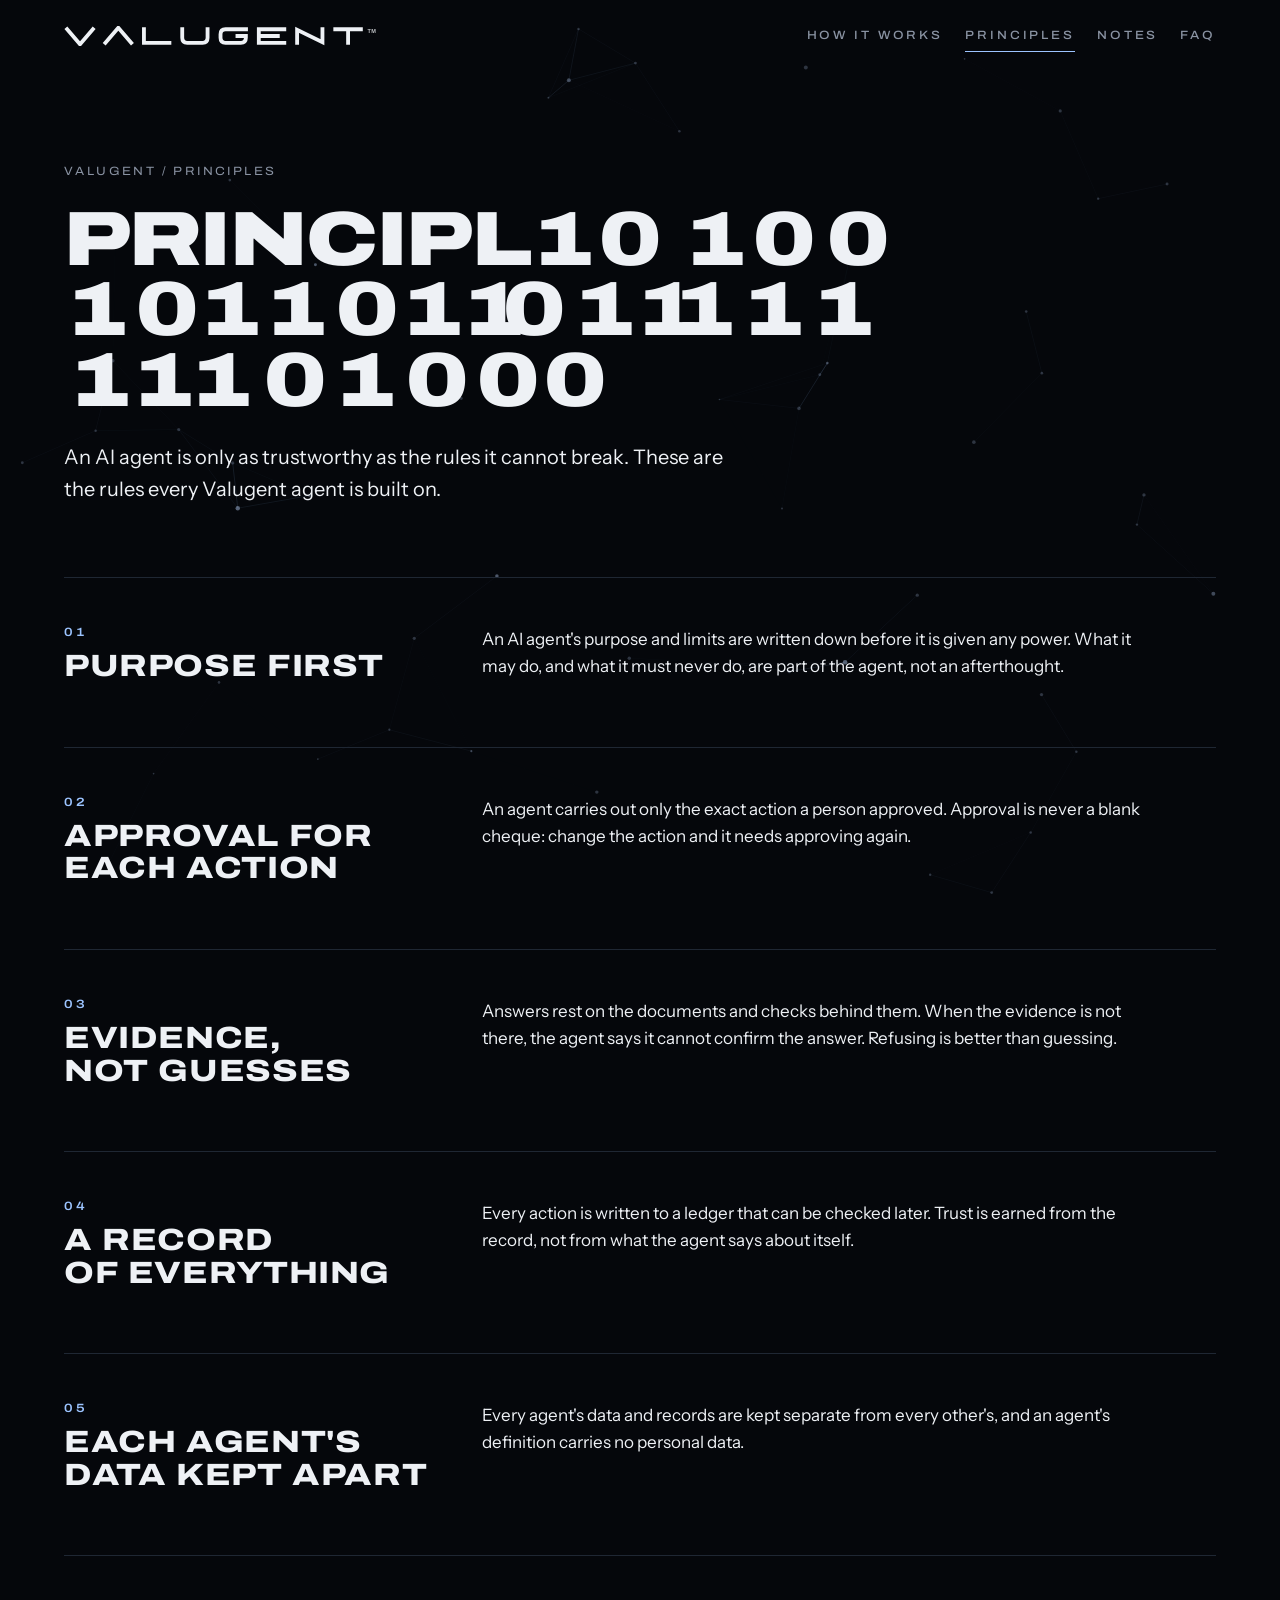
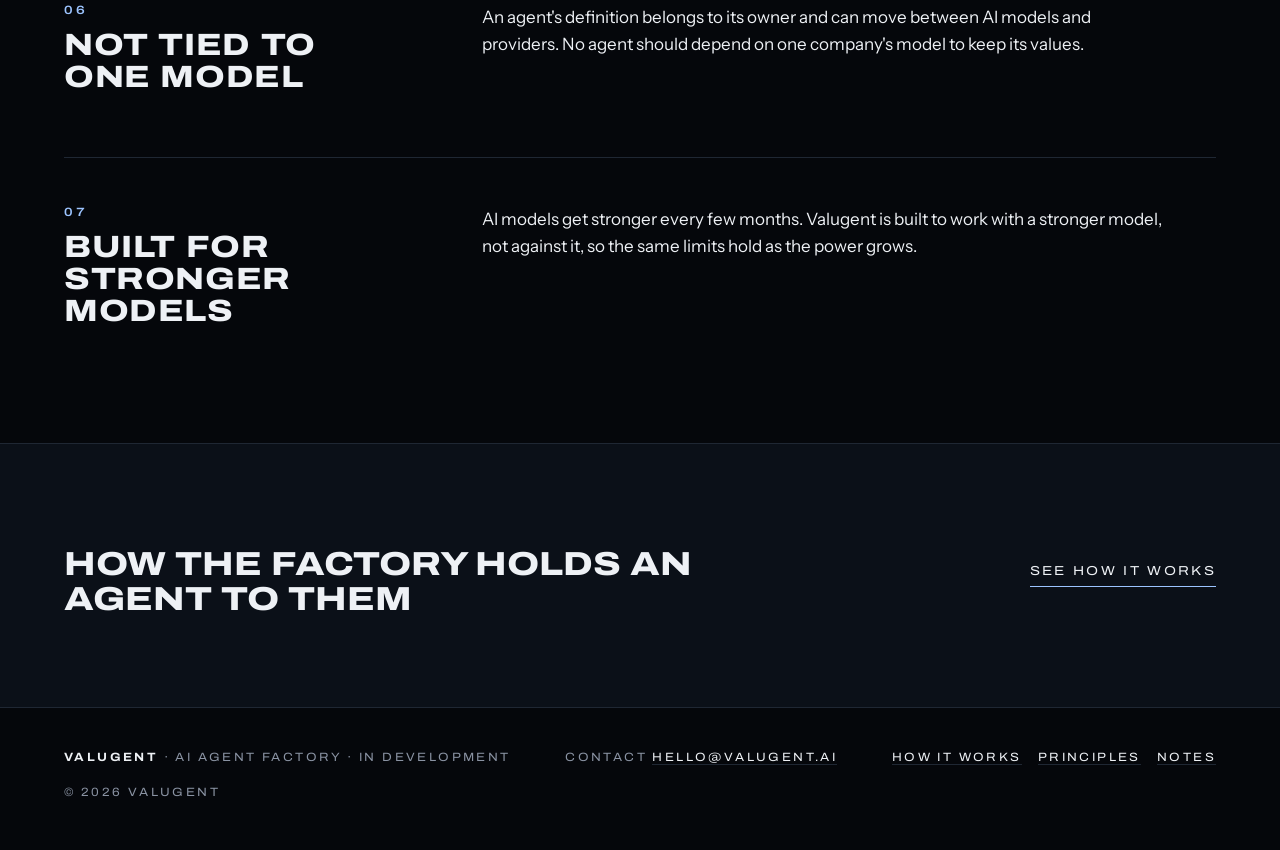
<file: principles/index.html>
<!DOCTYPE html>
<html lang="en">
<head>
<meta charset="utf-8">
<meta name="viewport" content="width=device-width, initial-scale=1">
<title>Principles for values-driven AI agents | Valugent</title>
<meta name="description" content="The principles behind Valugent's values-driven AI agents: purpose first, approval for each action, evidence not guesses and a record of everything.">
<link rel="canonical" href="https://valugent.ai/principles/">
<meta name="robots" content="index, follow, max-image-preview:large">
<meta name="theme-color" content="#05070b">
<meta name="msvalidate.01" content="90FEECC1FCB39FCA6ADB86096AE92DDA">
<link rel="icon" href="/favicon.svg" type="image/svg+xml">
<link rel="apple-touch-icon" href="/apple-touch-icon.png">
<meta property="og:type" content="website">
<meta property="og:site_name" content="Valugent">
<meta property="og:locale" content="en_AU">
<meta property="og:title" content="Principles for values-driven AI agents | Valugent">
<meta property="og:description" content="The principles behind Valugent's values-driven AI agents: purpose first, approval for each action, evidence not guesses and a record of everything.">
<meta property="og:url" content="https://valugent.ai/principles/">
<meta property="og:image" content="https://valugent.ai/og.png">
<meta property="og:image:width" content="1200">
<meta property="og:image:height" content="630">
<meta property="og:image:alt" content="Valugent: values-driven AI agents">
<meta name="twitter:card" content="summary_large_image">
<meta name="twitter:title" content="Principles for values-driven AI agents | Valugent">
<meta name="twitter:description" content="The principles behind Valugent's values-driven AI agents: purpose first, approval for each action, evidence not guesses and a record of everything.">
<meta name="twitter:image" content="https://valugent.ai/og.png">
<script>matchMedia("(prefers-reduced-motion: reduce)").matches || document.documentElement.classList.add("fx")</script>
<link rel="preconnect" href="https://fonts.googleapis.com">
<link rel="preconnect" href="https://fonts.gstatic.com" crossorigin>
<link href="https://fonts.googleapis.com/css2?family=Archivo:wdth,wght@62..125,400..900&family=Instrument+Sans:wght@400;500&display=swap" rel="stylesheet">
<script type="application/ld+json">
{
 "@context": "https://schema.org",
 "@graph": [
  {
   "@type": "Organization",
   "@id": "https://valugent.ai/#org",
   "name": "Valugent",
   "url": "https://valugent.ai/",
   "logo": "https://valugent.ai/apple-touch-icon.png",
   "email": "hello@valugent.ai",
   "description": "Valugent is an AI agent factory building values-driven, trustworthy AI agents.",
   "slogan": "Values-driven AI agents",
   "sameAs": [
    "https://www.linkedin.com/company/valugent/"
   ]
  },
  {
   "@type": "BreadcrumbList",
   "itemListElement": [
    {
     "@type": "ListItem",
     "position": 1,
     "name": "Valugent",
     "item": "https://valugent.ai/"
    },
    {
     "@type": "ListItem",
     "position": 2,
     "name": "Principles",
     "item": "https://valugent.ai/principles/"
    }
   ]
  },
  {
   "@type": "WebPage",
   "name": "Principles for values-driven AI agents",
   "url": "https://valugent.ai/principles/",
   "about": {
    "@id": "https://valugent.ai/#org"
   }
  }
 ]
}
</script>
<style>

/* One visual world: a thinking brain in the dark, its connections firing. Full-bleed bands, wide uppercase display type, a quiet top bar. */
:root {
  --night: #05070b;
  --deep: #0b1018;
  --ink: #eef1f5;
  --dim: #8a93a3;
  --line: #1f2733;
  --glow: #9cc4ff;
  --display: "Archivo", "Helvetica Neue", Arial, sans-serif;
  --body: "Instrument Sans", "Helvetica Neue", Arial, sans-serif;
  color-scheme: dark;
}
* { box-sizing: border-box; margin: 0; }
html, body { background: var(--night); color: var(--ink); }
body { font-family: var(--body); font-size: 17px; line-height: 1.6; -webkit-font-smoothing: antialiased; }
a { color: var(--ink); }
a:focus-visible { outline: 2px solid var(--glow); outline-offset: 4px; }

.bar {
  position: absolute; inset: 0 0 auto 0; z-index: 3;
  display: flex; justify-content: space-between; align-items: center; gap: 16px;
  padding: 26px clamp(16px, 5vw, 64px);
}
.mark { display: block; width: clamp(179px, 25.3vw, 316px); height: auto; color: var(--ink); }
.status {
  font-family: var(--display); font-weight: 500; font-stretch: 110%;
  letter-spacing: 0.24em; font-size: 12px; text-transform: uppercase; color: var(--dim);
}

.hero {
  position: relative; overflow: hidden;
  min-height: min(760px, 92svh);
  display: grid; align-items: end;
  padding: 140px clamp(16px, 5vw, 64px) clamp(56px, 9vw, 110px);
}
.hero { cursor: grab; touch-action: pan-y; }
.hero.dragging { cursor: grabbing; user-select: none; -webkit-user-select: none; }
#brain { position: absolute; inset: 0; width: 100%; height: 100%; display: block; }
.hero::after {
  content: ""; position: absolute; inset: 0; z-index: 1; pointer-events: none;
  background: linear-gradient(90deg, rgba(5,7,11,0.78) 0%, rgba(5,7,11,0.3) 45%, rgba(5,7,11,0) 70%),
              linear-gradient(0deg, rgba(5,7,11,0.9) 0%, rgba(5,7,11,0) 38%);
}
.hero-copy { position: relative; z-index: 2; display: grid; gap: 28px; max-width: 1100px; }
h1 {
  font-family: var(--display); font-weight: 900; font-stretch: 125%;
  text-transform: uppercase; line-height: 0.92; letter-spacing: -0.01em;
  font-size: clamp(36px, 6.4vw, 100px);
  text-wrap: balance;
}
.lede { max-width: 34em; font-size: clamp(17px, 1.6vw, 20px); color: var(--ink); opacity: 0.86; text-wrap: pretty; }

.band {
  border-top: 1px solid var(--line);
  background: var(--deep);
  padding: clamp(56px, 8vw, 104px) clamp(16px, 5vw, 64px);
  display: grid; grid-template-columns: repeat(4, minmax(0, 1fr)); gap: clamp(24px, 4vw, 56px);
}
.part { display: grid; gap: 10px; align-content: start; }
.part h2 {
  font-family: var(--display); font-weight: 800; font-stretch: 125%;
  text-transform: uppercase; letter-spacing: 0.04em; font-size: clamp(20px, 2.2vw, 28px); line-height: 1.05;
}
.part p { color: var(--dim); max-width: 26em; }

footer {
  border-top: 1px solid var(--line);
  padding: 40px clamp(16px, 5vw, 64px) 48px;
  display: flex; flex-wrap: wrap; justify-content: space-between; gap: 16px 40px;
  font-family: var(--display); font-stretch: 110%; text-transform: uppercase;
  letter-spacing: 0.2em; font-size: 12px; color: var(--dim);
}
footer strong { color: var(--ink); font-weight: 700; }

.about {
  padding: clamp(64px, 9vw, 120px) clamp(16px, 5vw, 64px);
  display: grid; grid-template-columns: minmax(0, 5fr) minmax(0, 7fr); gap: clamp(28px, 5vw, 80px);
  border-top: 1px solid var(--line);
}
.label {
  font-family: var(--display); font-weight: 600; font-stretch: 115%; text-transform: uppercase;
  letter-spacing: 0.24em; font-size: 12px; color: var(--glow);
}
.about h2, .principles h2 {
  font-family: var(--display); font-weight: 900; font-stretch: 125%; text-transform: uppercase;
  line-height: 0.98; font-size: clamp(30px, 4.2vw, 60px); margin-top: 16px; text-wrap: balance;
}
.about .copy { display: grid; gap: 20px; max-width: 38em; align-content: start; font-size: clamp(17px, 1.4vw, 19px); }
.about .copy p { color: var(--dim); }
.about .copy p:first-child { color: var(--ink); }
.principles { padding: clamp(64px, 9vw, 120px) clamp(16px, 5vw, 64px); border-top: 1px solid var(--line); }
.principles ol {
  list-style: none; padding: 0; margin-top: clamp(32px, 4vw, 56px);
  display: grid; grid-template-columns: repeat(auto-fit, minmax(220px, 1fr)); gap: 1px; background: var(--line);
  border: 1px solid var(--line);
}
.principles li { background: var(--night); padding: 28px 24px 32px; display: grid; gap: 10px; align-content: start; }
.principles li span {
  font-family: var(--display); font-stretch: 110%; font-size: 12px; letter-spacing: 0.2em; color: var(--glow);
  font-variant-numeric: tabular-nums;
}
.principles h3 {
  font-family: var(--display); font-weight: 800; font-stretch: 120%; text-transform: uppercase;
  letter-spacing: 0.03em; font-size: 19px; line-height: 1.15;
}
.principles li p { color: var(--dim); font-size: 16px; }
footer a { color: var(--ink); text-decoration: none; border-bottom: 1px solid var(--line); }
footer a:hover, footer a:focus-visible { border-color: var(--ink); }
.status a { color: var(--dim); text-decoration: none; }
.status a:hover, .status a:focus-visible { color: var(--ink); }

@media (max-width: 760px) {
  .about { grid-template-columns: 1fr; }
  .band { grid-template-columns: 1fr 1fr; }
  .status { display: none; }
}

.status { display: flex; gap: 22px; }
.page .bar { position: relative; }
.crumbs { font-family: var(--display); font-stretch: 110%; text-transform: uppercase; letter-spacing: 0.2em;
  font-size: 12px; color: var(--dim); }
.crumbs a { color: var(--dim); text-decoration: none; }
.crumbs a:hover, .crumbs a:focus-visible { color: var(--ink); }
.page-head { padding: clamp(40px, 7vw, 96px) clamp(16px, 5vw, 64px) clamp(40px, 6vw, 72px); display: grid; gap: 24px;
  max-width: 1200px; }
.page-head h1 { font-size: clamp(36px, 6vw, 92px); }
.prose { padding: 0 clamp(16px, 5vw, 64px) clamp(64px, 9vw, 120px); display: grid; gap: clamp(40px, 5vw, 64px); }
.prose section { display: grid; grid-template-columns: minmax(0, 4fr) minmax(0, 8fr); gap: clamp(20px, 4vw, 64px);
  border-top: 1px solid var(--line); padding-top: clamp(28px, 4vw, 48px); }
.prose h2 { font-family: var(--display); font-weight: 800; font-stretch: 120%; text-transform: uppercase;
  font-size: clamp(22px, 2.4vw, 32px); line-height: 1.05; letter-spacing: 0.02em; text-wrap: balance; }
.prose h2 span { display: block; font-size: 12px; letter-spacing: 0.24em; color: var(--glow); margin-bottom: 12px;
  font-weight: 600; font-variant-numeric: tabular-nums; }
.prose .body { display: grid; gap: 16px; max-width: 40em; color: var(--dim); font-size: clamp(17px, 1.3vw, 19px); }
.prose .body p:first-child { color: var(--ink); }
.prose .body ul { margin: 0; padding-left: 1.2em; display: grid; gap: 8px; }
.faq { padding: clamp(64px, 9vw, 120px) clamp(16px, 5vw, 64px); border-top: 1px solid var(--line); }
.faq h2 { font-family: var(--display); font-weight: 900; font-stretch: 125%; text-transform: uppercase; line-height: 0.98;
  font-size: clamp(30px, 4.2vw, 60px); margin-top: 16px; text-wrap: balance; }
.faq dl { margin: clamp(32px, 4vw, 56px) 0 0; display: grid; gap: 0; border-top: 1px solid var(--line); }
.faq .qa { display: grid; grid-template-columns: minmax(0, 5fr) minmax(0, 7fr); gap: clamp(16px, 4vw, 64px);
  padding: 28px 0; border-bottom: 1px solid var(--line); }
.faq dt { font-family: var(--display); font-weight: 700; font-stretch: 115%; font-size: clamp(18px, 1.6vw, 22px);
  line-height: 1.25; }
.faq dd { margin: 0; color: var(--dim); max-width: 40em; }
.more { display: inline-block; margin-top: 28px; font-family: var(--display); font-stretch: 115%; text-transform: uppercase;
  letter-spacing: 0.18em; font-size: 13px; color: var(--ink); text-decoration: none; border-bottom: 1px solid var(--glow);
  padding-bottom: 4px; }
.more:hover, .more:focus-visible { color: var(--glow); }
.cta { display: flex; flex-wrap: wrap; align-items: center; gap: 14px 24px; }
.cta span { color: var(--dim); font-size: 15px; max-width: 26em; }
.btn { display: inline-block; font-family: var(--display); font-weight: 700; font-stretch: 115%; text-transform: uppercase;
  letter-spacing: 0.16em; font-size: 13px; color: #05070b; background: var(--ink); text-decoration: none;
  padding: 15px 26px; border-radius: 2px; transition: background 0.2s, box-shadow 0.2s; }
.btn:hover, .btn:focus-visible { background: var(--glow); box-shadow: 0 0 28px rgba(156,196,255,0.35); }
.next { padding: clamp(48px, 7vw, 96px) clamp(16px, 5vw, 64px); border-top: 1px solid var(--line); background: var(--deep);
  display: flex; flex-wrap: wrap; gap: 16px 48px; align-items: baseline; justify-content: space-between; }
.next p { font-family: var(--display); font-weight: 800; font-stretch: 120%; text-transform: uppercase;
  font-size: clamp(22px, 2.6vw, 36px); line-height: 1.05; max-width: 22em; }
/* notes: one readable column, and a list of articles */
.article { padding: 0 clamp(16px, 5vw, 64px) clamp(64px, 9vw, 120px); }
.article .body { max-width: 42em; display: grid; gap: 18px; font-size: clamp(17px, 1.3vw, 19px); color: #c9cfd9; }
.article .body h2 { font-family: var(--display); font-weight: 800; font-stretch: 120%; text-transform: uppercase;
  font-size: clamp(20px, 2vw, 26px); line-height: 1.1; letter-spacing: 0.02em; color: var(--ink); margin-top: 28px;
  text-wrap: balance; }
.article .body ol, .article .body ul { margin: 0; padding-left: 1.2em; display: grid; gap: 10px; }
.article .body strong { color: var(--ink); }
.byline { font-family: var(--display); font-stretch: 110%; text-transform: uppercase; letter-spacing: 0.2em; font-size: 12px;
  color: var(--dim); }
.notes-list { padding: 0 clamp(16px, 5vw, 64px) clamp(64px, 9vw, 120px); display: grid; }
.notes-list a { display: grid; gap: 10px; padding: clamp(24px, 3vw, 36px) 0; border-top: 1px solid var(--line);
  text-decoration: none; max-width: 52em; }
.notes-list h2 { font-family: var(--display); font-weight: 800; font-stretch: 120%; text-transform: uppercase;
  font-size: clamp(22px, 2.4vw, 32px); line-height: 1.05; transition: color 0.3s; text-wrap: balance; }
.notes-list a:hover h2, .notes-list a:focus-visible h2 { color: var(--glow); }
.notes-list p { color: var(--dim); }
/* the cursor: a small node of light with a ring that follows it (mouse and trackpad only) */
.cur-dot, .cur-ring { position: fixed; left: 0; top: 0; pointer-events: none; z-index: 9999; border-radius: 50%;
  opacity: 0; transition: opacity 0.2s; will-change: transform; }
.cur-dot { width: 6px; height: 6px; margin: -3px 0 0 -3px; background: #eef1f5;
  box-shadow: 0 0 10px 2px rgba(156, 196, 255, 0.9); }
.cur-ring { width: 24px; height: 24px; margin: -12px 0 0 -12px; border: 1px solid rgba(156, 196, 255, 0.55);
  transition: opacity 0.2s, width 0.25s, height 0.25s, margin 0.25s, border-color 0.25s, background 0.25s; }
.has-cursor .cur-dot, .has-cursor .cur-ring { opacity: 1; }
.has-cursor, .has-cursor * , .has-cursor .hero { cursor: none !important; }
.cur-ring.link { width: 38px; height: 38px; margin: -19px 0 0 -19px; background: rgba(156, 196, 255, 0.08);
  border-color: rgba(156, 196, 255, 0.9); }
.cur-ring.brain { width: 44px; height: 44px; margin: -22px 0 0 -22px; border-style: dashed;
  border-color: rgba(156, 196, 255, 0.7); }
.cur-ring.down { width: 16px; height: 16px; margin: -8px 0 0 -8px; background: rgba(156, 196, 255, 0.18); }
/* it fires like a neuron: the dot flashes now and then, a click sends out a burst, and moving leaves faint sparks */
.has-cursor .cur-dot { animation: cur-fire 2.6s infinite; }
@keyframes cur-fire {
  0%, 82%, 100% { box-shadow: 0 0 10px 2px rgba(156, 196, 255, 0.9); background: #eef1f5; }
  86% { box-shadow: 0 0 22px 7px rgba(190, 220, 255, 1), 0 0 44px 14px rgba(156, 196, 255, 0.45); background: #fff; }
  90% { box-shadow: 0 0 8px 1px rgba(156, 196, 255, 0.7); }
  93% { box-shadow: 0 0 18px 5px rgba(190, 220, 255, 0.95); background: #fff; }
}
.cur-burst, .cur-spark { position: fixed; left: 0; top: 0; pointer-events: none; z-index: 9998; }
.cur-burst i { position: absolute; width: 20px; height: 20px; margin: -10px 0 0 -10px; border-radius: 50%;
  border: 1.5px solid rgba(190, 220, 255, 0.95); box-shadow: 0 0 14px rgba(156, 196, 255, 0.8);
  animation: cur-burst 0.6s ease-out forwards; }
@keyframes cur-burst { from { transform: scale(0.4); opacity: 1; } to { transform: scale(4.2); opacity: 0; } }
.cur-spark i { position: absolute; width: 3px; height: 3px; margin: -1.5px 0 0 -1.5px; border-radius: 50%;
  background: #dce9ff; box-shadow: 0 0 6px 1px rgba(156, 196, 255, 0.9); animation: cur-spark 0.7s ease-out forwards; }
@keyframes cur-spark { to { transform: translate(var(--dx), var(--dy)) scale(0.2); opacity: 0; } }
@media (prefers-reduced-motion: reduce) { .has-cursor .cur-dot { animation: none; } }
/* effects (only when motion is welcome): the headline rises in, sections light up as they come into view, a signal
   runs along the band, the cards glow where the cursor is, and the brain drifts back as you scroll */
.progress { position: fixed; inset: 0 0 auto 0; height: 2px; z-index: 50; pointer-events: none; transform-origin: 0 50%;
  transform: scaleX(var(--sp, 0)); background: linear-gradient(90deg, rgba(156,196,255,0), var(--glow) 40%, #fff);
  box-shadow: 0 0 12px rgba(156,196,255,0.8); }
.hero h1 .w { display: inline-block; overflow: hidden; vertical-align: top; padding-bottom: 0.06em; margin-bottom: -0.06em; }
.hero h1 .w > span { display: inline-block; }
.shine { background: linear-gradient(100deg, var(--ink) 35%, #cfe2ff 46%, #fff 50%, #cfe2ff 54%, var(--ink) 65%);
  background-size: 300% 100%; background-position: 100% 0; -webkit-background-clip: text; background-clip: text;
  color: transparent; }
.fx .hero h1 .w > span { animation: rise 1.1s cubic-bezier(0.2, 0.8, 0.2, 1) both; animation-delay: var(--d, 0s); }
.fx .hero h1 .shine { animation: rise 1.1s cubic-bezier(0.2, 0.8, 0.2, 1) both, shine 7s ease-in-out 1.6s infinite;
  animation-delay: var(--d, 0s), calc(var(--d, 0s) + 1.6s); }
@keyframes rise { from { transform: translateY(105%); } }
@keyframes shine { 0% { background-position: 100% 0; } 30%, 100% { background-position: 0 0; } }
.fx .hero .lede { animation: fade-up 1s cubic-bezier(0.2, 0.8, 0.2, 1) 0.55s both; }
.fx .hero .cta { animation: fade-up 1s cubic-bezier(0.2, 0.8, 0.2, 1) 0.75s both; }
@keyframes fade-up { from { opacity: 0; transform: translateY(18px); } }
.fx #brain { transform: scale(calc(1 + var(--hp, 0) * 0.18)); opacity: calc(1 - var(--hp, 0) * 0.75); }
.fx .hero-copy { transform: translateY(calc(var(--hp, 0) * -70px)); opacity: calc(1 - var(--hp, 0) * 1.1); }
.btn { position: relative; overflow: hidden; }
.btn::after { content: ""; position: absolute; inset: 0 auto 0 -60%; width: 40%; pointer-events: none;
  background: linear-gradient(100deg, transparent, rgba(255,255,255,0.75), transparent); transform: skewX(-20deg); }
.fx .btn::after { animation: sheen 4.8s ease-in-out 2s infinite; }
@keyframes sheen { 0% { left: -60%; } 22%, 100% { left: 130%; } }
.fx .btn { animation: fade-up 1s cubic-bezier(0.2, 0.8, 0.2, 1) 0.75s both, halo 3.2s ease-in-out 2s infinite; }
@keyframes halo { 50% { box-shadow: 0 0 34px rgba(156,196,255,0.4); } }
.fx .reveal { opacity: 0; transform: translateY(30px); filter: blur(6px);
  transition: opacity 0.9s cubic-bezier(0.2, 0.7, 0.2, 1), transform 0.9s cubic-bezier(0.2, 0.7, 0.2, 1), filter 0.9s;
  transition-delay: var(--rd, 0s); }
.fx .reveal.in { opacity: 1; transform: none; filter: none; }
.band { position: relative; overflow: hidden; }
.band::before { content: ""; position: absolute; left: 0; top: -1px; height: 2px; width: 30%; pointer-events: none;
  background: linear-gradient(90deg, transparent, var(--glow), #fff, transparent); box-shadow: 0 0 16px var(--glow);
  transform: translateX(-100%); }
.fx .band::before { animation: signal 4.5s cubic-bezier(0.5, 0, 0.5, 1) infinite; }
@keyframes signal { to { transform: translateX(440%); } }
.part h2 { transition: color 0.3s, text-shadow 0.3s; }
.part:hover h2 { color: #fff; text-shadow: 0 0 24px rgba(156,196,255,0.6); }
.principles li, .faq .qa { position: relative; }
.principles li::before, .faq .qa::before { content: ""; position: absolute; inset: 0; pointer-events: none; opacity: 0;
  transition: opacity 0.35s; background: radial-gradient(320px circle at var(--mx, 50%) var(--my, 50%),
  rgba(156,196,255,0.14), transparent 60%); }
.principles li:hover::before, .faq .qa:hover::before { opacity: 1; }
.principles li { transition: border-color 0.35s, box-shadow 0.35s; }
.principles li:hover { border-color: rgba(156,196,255,0.45); box-shadow: inset 0 0 0 1px rgba(156,196,255,0.15); z-index: 1; }
.principles li h3 { transition: color 0.3s; }
.principles li:hover h3 { color: #fff; }
/* the band lights up part by part as the signal passes through it */
.fx .band::before { animation-timing-function: linear; }
.fx .part h2 { animation: lit 4.5s linear infinite; }
.fx .part:nth-child(1) h2 { animation-delay: 0.55s; }
.fx .part:nth-child(2) h2 { animation-delay: 1.25s; }
.fx .part:nth-child(3) h2 { animation-delay: 1.95s; }
.fx .part:nth-child(4) h2 { animation-delay: 2.65s; }
@keyframes lit { 0%, 32%, 100% { color: var(--ink); text-shadow: none; }
  6% { color: #fff; text-shadow: 0 0 18px rgba(156,196,255,0.95), 0 0 42px rgba(156,196,255,0.5); } }
/* a heading decoding: its real words are hidden, not changed, under the flickering copy */
.decoding { position: relative; color: transparent; }
.fx-layer span { position: absolute; color: var(--ink); text-align: center; white-space: pre; }
/* pages cross-fade into each other */
@view-transition { navigation: auto; }
::view-transition-old(root), ::view-transition-new(root) { animation-duration: 0.45s; }
@media (prefers-reduced-motion: reduce) { @view-transition { navigation: none; } }
/* faint neurons drifting behind the page below the hero */
.neurons { position: fixed; inset: 0; width: 100%; height: 100%; z-index: 0; pointer-events: none; }
main > *, footer { position: relative; z-index: 1; }
.status a { position: relative; }
.status a::after { content: ""; position: absolute; left: 0; right: 0; bottom: -6px; height: 1px; background: var(--glow);
  transform: scaleX(0); transform-origin: 0 50%; transition: transform 0.3s; }
.status a:hover::after, .status a:focus-visible::after, .status a[aria-current]::after { transform: scaleX(1); }
/* the principles grid: five across on wide screens, and no filled gap where a row is short */
.principles ol { background: none; border: none; gap: 0; }
.principles li { border: 1px solid var(--line); margin: 0 -1px -1px 0; }
@media (min-width: 1100px) { .principles ol { grid-template-columns: repeat(5, minmax(0, 1fr)); } }
@media (max-width: 760px) {
  .status { display: flex !important; gap: 14px; font-size: 11px; letter-spacing: 0.16em; }
  .prose section, .faq .qa { grid-template-columns: 1fr; }
}
@media (max-width: 760px) { .bar { flex-wrap: wrap; row-gap: 14px; } }
@media (max-width: 480px) {
  h1, .page-head h1 { font-stretch: 100%; font-size: clamp(30px, 9.4vw, 44px); }
  .about h2, .principles h2, .faq h2 { font-stretch: 105%; font-size: clamp(26px, 8vw, 40px); }
  .next p { font-stretch: 105%; }
}

</style>
</head>
<body class="page">
<div class="progress" aria-hidden="true"></div>
<header class="bar">
  <a href="/" aria-label="Valugent home"><svg class="mark" viewBox="-4 -4 1072 68" role="img" aria-label="Valugent"><g fill="none" stroke="currentColor" stroke-width="13" stroke-linejoin="miter" stroke-miterlimit="10"><path transform="translate(0 0)" d="M2,2 L50,58 L98,2"/><path transform="translate(130 0)" d="M2,58 L50,2 L98,58"/><path transform="translate(260 0)" d="M7,0 V53 H100"/><path transform="translate(390 0)" d="M7,0 V36 Q7,53 24,53 H76 Q93,53 93,36 V0"/><path transform="translate(520 0)" d="M100,7 H24 Q7,7 7,24 V36 Q7,53 24,53 H76 Q93,53 93,36 V30 H58"/><path transform="translate(650 0)" d="M100,7 H7 V53 H100 M7,30 H78"/><path transform="translate(780 0)" d="M7,60 V9 L93,51 V0"/><path transform="translate(910 0)" d="M0,7 H100 M50,7 V60"/></g><text x="1026" y="20" fill="currentColor" font-family="Helvetica, Arial, sans-serif" font-size="19" font-weight="700" letter-spacing="1" opacity="0.8" aria-hidden="true">TM</text></svg></a>
  <nav class="status" aria-label="Main"><a href="/approach/">How it works</a><a href="/principles/" aria-current="page">Principles</a><a href="/notes/">Notes</a><a href="/#faq">FAQ</a></nav>
</header>
<main>
  <div class="page-head">
    <p class="crumbs"><a href="/">Valugent</a> / Principles</p>
    <h1>Principles for values-driven AI agents</h1>
    <p class="lede">An AI agent is only as trustworthy as the rules it cannot break. These are the rules every Valugent agent is built on.</p>
  </div>
  <div class="prose">
    <section><h2><span>01</span>Purpose first</h2><div class="body"><p>An AI agent's purpose and limits are written down before it is given any power. What it may do, and what it must never do, are part of the agent, not an afterthought.</p></div></section>
    <section><h2><span>02</span>Approval for each action</h2><div class="body"><p>An agent carries out only the exact action a person approved. Approval is never a blank cheque: change the action and it needs approving again.</p></div></section>
    <section><h2><span>03</span>Evidence, not guesses</h2><div class="body"><p>Answers rest on the documents and checks behind them. When the evidence is not there, the agent says it cannot confirm the answer. Refusing is better than guessing.</p></div></section>
    <section><h2><span>04</span>A record of everything</h2><div class="body"><p>Every action is written to a ledger that can be checked later. Trust is earned from the record, not from what the agent says about itself.</p></div></section>
    <section><h2><span>05</span>Each agent's data kept apart</h2><div class="body"><p>Every agent's data and records are kept separate from every other's, and an agent's definition carries no personal data.</p></div></section>
    <section><h2><span>06</span>Not tied to one model</h2><div class="body"><p>An agent's definition belongs to its owner and can move between AI models and providers. No agent should depend on one company's model to keep its values.</p></div></section>
    <section><h2><span>07</span>Built for stronger models</h2><div class="body"><p>AI models get stronger every few months. Valugent is built to work with a stronger model, not against it, so the same limits hold as the power grows.</p></div></section>
  </div>
  <div class="next"><p>How the factory holds an agent to them</p><a class="more" href="/approach/">See how it works</a></div>

</main>
<footer>
  <span><strong>Valugent</strong> &middot; AI agent factory &middot; in development</span>
  <span>Contact <a href="mailto:hello@valugent.ai">hello@valugent.ai</a></span>
  <span><a href="/approach/">How it works</a> &nbsp; <a href="/principles/">Principles</a> &nbsp; <a href="/notes/">Notes</a></span>
  <span>&copy; 2026 Valugent</span>
</footer>
<script>
(() => {
  // the cursor: on a mouse or trackpad only; touch screens and keyboards keep their own
  if (!matchMedia("(pointer: fine)").matches) return;
  const still = matchMedia("(prefers-reduced-motion: reduce)").matches;
  const dot = document.createElement("div"), ring = document.createElement("div");
  dot.className = "cur-dot"; ring.className = "cur-ring";
  document.body.append(dot, ring);
  let x = -100, y = -100, rx = -100, ry = -100, shown = false;
  addEventListener("pointermove", e => {
    if (e.pointerType !== "mouse") return;
    x = e.clientX; y = e.clientY;
    if (!shown) { shown = true; rx = x; ry = y; }
    document.documentElement.classList.add("has-cursor");   // back on as soon as the mouse returns to the page
    const t = e.target;
    ring.classList.toggle("link", !!t.closest("a, button"));
    ring.classList.toggle("brain", !t.closest("a, button") && !!t.closest(".hero"));
  });
  function flash(cls, life) {                               // a short-lived spot of light where the cursor is
    const el = document.createElement("div"), i = document.createElement("i");
    el.className = cls; el.style.transform = `translate(${x}px, ${y}px)`;
    if (cls === "cur-spark") {
      const a = Math.random() * Math.PI * 2, r = 8 + Math.random() * 14;
      i.style.setProperty("--dx", `${Math.cos(a) * r}px`); i.style.setProperty("--dy", `${Math.sin(a) * r}px`);
    }
    el.append(i); document.body.append(el);
    setTimeout(() => el.remove(), life);
  }
  let lastSpark = 0, sx = 0, sy = 0;
  if (!still) addEventListener("pointermove", e => {
    if (e.pointerType !== "mouse") return;
    const now = performance.now(), d = Math.hypot(e.clientX - sx, e.clientY - sy);
    if (now - lastSpark > 45 && d > 18) { lastSpark = now; sx = e.clientX; sy = e.clientY; flash("cur-spark", 750); }
  });
  addEventListener("pointerdown", e => { ring.classList.add("down"); if (!still && e.pointerType === "mouse") flash("cur-burst", 650); });
  addEventListener("pointerup", () => ring.classList.remove("down"));
  document.addEventListener("mouseleave", () => document.documentElement.classList.remove("has-cursor"));
  (function move() {
    rx += (x - rx) * (still ? 1 : 0.18); ry += (y - ry) * (still ? 1 : 0.18);
    dot.style.transform = `translate(${x}px, ${y}px)`;
    ring.style.transform = `translate(${rx}px, ${ry}px)`;
    requestAnimationFrame(move);
  })();
})();
</script>
<script>
(() => {
  // effects: off when someone asks for less motion, and the page reads the same without them
  if (!document.documentElement.classList.contains("fx")) return;
  const fine = matchMedia("(pointer: fine)").matches;
  const els = document.querySelectorAll(
    "main > section:not(.hero) > *, .principles li, .band .part, .faq .qa, .prose section, .page-head > *, .next > *");
  els.forEach(el => {
    el.classList.add("reveal");
    const sibs = [...el.parentElement.children].filter(c => c.matches(".part, li, .qa"));
    const i = sibs.indexOf(el);
    if (i > 0) el.style.setProperty("--rd", `${Math.min(i, 6) * 0.08}s`);
  });
  const io = new IntersectionObserver(es => es.forEach(e => {
    if (e.isIntersecting) { e.target.classList.add("in"); io.unobserve(e.target); }
  }), { rootMargin: "0px 0px -8% 0px" });
  els.forEach(el => io.observe(el));
  const bar = document.querySelector(".progress"), hero = document.querySelector(".hero");
  let queued = false;
  function onScroll() {
    queued = false;
    const max = document.documentElement.scrollHeight - innerHeight;
    if (bar) bar.style.setProperty("--sp", max > 0 ? (scrollY / max).toFixed(4) : 0);
    if (hero) hero.style.setProperty("--hp", Math.min(1, scrollY / hero.offsetHeight).toFixed(4));
  }
  addEventListener("scroll", () => { if (!queued) { queued = true; requestAnimationFrame(onScroll); } }, { passive: true });
  onScroll();
  // headings decode into place the first time they come into view
  const GLYPHS = "01";                  // machine code: bits resolving into words
  function decode(h) {                // the real words stay in the page; each bit is drawn exactly over its letter
    const box = h.getBoundingClientRect(), r = document.createRange(), cells = [];
    const layer = document.createElement("span");
    layer.className = "fx-layer"; layer.setAttribute("aria-hidden", "true");
    const walk = document.createTreeWalker(h, NodeFilter.SHOW_TEXT);
    while (walk.nextNode()) {
      const n = walk.currentNode;
      for (let i = 0; i < n.length; i++) {
        if (/\s/.test(n.data[i])) continue;
        r.setStart(n, i); r.setEnd(n, i + 1);
        const c = r.getBoundingClientRect(), cell = document.createElement("span");
        cell.style.cssText = `left:${c.left - box.left}px;top:${c.top - box.top}px;width:${c.width}px;` +
          `height:${c.height}px;line-height:${c.height}px`;
        layer.append(cell); cells.push([cell, n.data[i]]);
      }
    }
    h.classList.add("decoding"); h.append(layer);
    const start = performance.now(), dur = 2550;
    let shown = 0;
    (function tick(now) {
      const t = (now - start) / dur;
      if (t < 1 && now - shown < 70) return requestAnimationFrame(tick);   // a steady flicker, not a blur
      shown = now;
      if (t >= 1) { layer.remove(); h.classList.remove("decoding"); return; }
      cells.forEach(([cell, ch], i) => {
        cell.textContent = t > 0.25 + 0.75 * i / cells.length ? ch : GLYPHS[Math.floor(Math.random() * GLYPHS.length)];
      });
      requestAnimationFrame(tick);
    })(start);
  }
  const heads = document.querySelectorAll(".about h2, .principles h2, .faq h2, .page-head h1");
  const hio = new IntersectionObserver(es => es.forEach(e => {
    if (e.isIntersecting) { hio.unobserve(e.target); setTimeout(() => decode(e.target), 150); }
  }), { rootMargin: "0px 0px -10% 0px" });
  heads.forEach(h => hio.observe(h));
  // faint neurons drift behind the page; nearby ones join, and now and then one fires
  const cv = document.createElement("canvas"), cx = cv.getContext("2d");
  cv.className = "neurons"; cv.setAttribute("aria-hidden", "true");
  document.body.prepend(cv);
  let W = 0, H = 0, dpr = 1, dots = [];
  function fit() {
    dpr = Math.min(devicePixelRatio || 1, 1.5); W = innerWidth; H = innerHeight;
    cv.width = W * dpr; cv.height = H * dpr; cx.setTransform(dpr, 0, 0, dpr, 0, 0);
    const want = Math.round(Math.min(70, W * H / 22000));
    while (dots.length < want) dots.push({ x: Math.random() * W, y: Math.random() * H,
      vx: (Math.random() - 0.5) * 0.12, vy: (Math.random() - 0.5) * 0.12, r: 0.8 + Math.random() * 1.2, f: 0 });
    dots.length = want;
  }
  fit(); addEventListener("resize", fit);
  (function drift() {
    cx.clearRect(0, 0, W, H);
    if (!hero || scrollY > hero.offsetHeight * 0.4) {
      for (const d of dots) {
        d.x = (d.x + d.vx + W) % W; d.y = (d.y + d.vy + H) % H; d.f *= 0.97;
        if (Math.random() < 0.0012) d.f = 1;
      }
      for (let i = 0; i < dots.length; i++) for (let j = i + 1; j < dots.length; j++) {
        const a = dots[i], b = dots[j], dd = Math.hypot(a.x - b.x, a.y - b.y);
        if (dd < 140) {
          cx.strokeStyle = `rgba(156,196,255,${(1 - dd / 140) * (0.07 + 0.3 * Math.max(a.f, b.f))})`;
          cx.lineWidth = 1; cx.beginPath(); cx.moveTo(a.x, a.y); cx.lineTo(b.x, b.y); cx.stroke();
        }
      }
      for (const d of dots) {
        cx.fillStyle = `rgba(190,215,255,${0.22 + 0.7 * d.f})`;
        cx.beginPath(); cx.arc(d.x, d.y, d.r + 1.6 * d.f, 0, Math.PI * 2); cx.fill();
      }
    }
    requestAnimationFrame(drift);
  })();
  if (fine) addEventListener("pointermove", e => {           // the cards glow where the cursor is
    const card = e.target.closest && e.target.closest(".principles li, .faq .qa");
    if (!card) return;
    const r = card.getBoundingClientRect();
    card.style.setProperty("--mx", `${e.clientX - r.left}px`); card.style.setProperty("--my", `${e.clientY - r.top}px`);
  });
})();
</script>

</body>
</html>
</file>
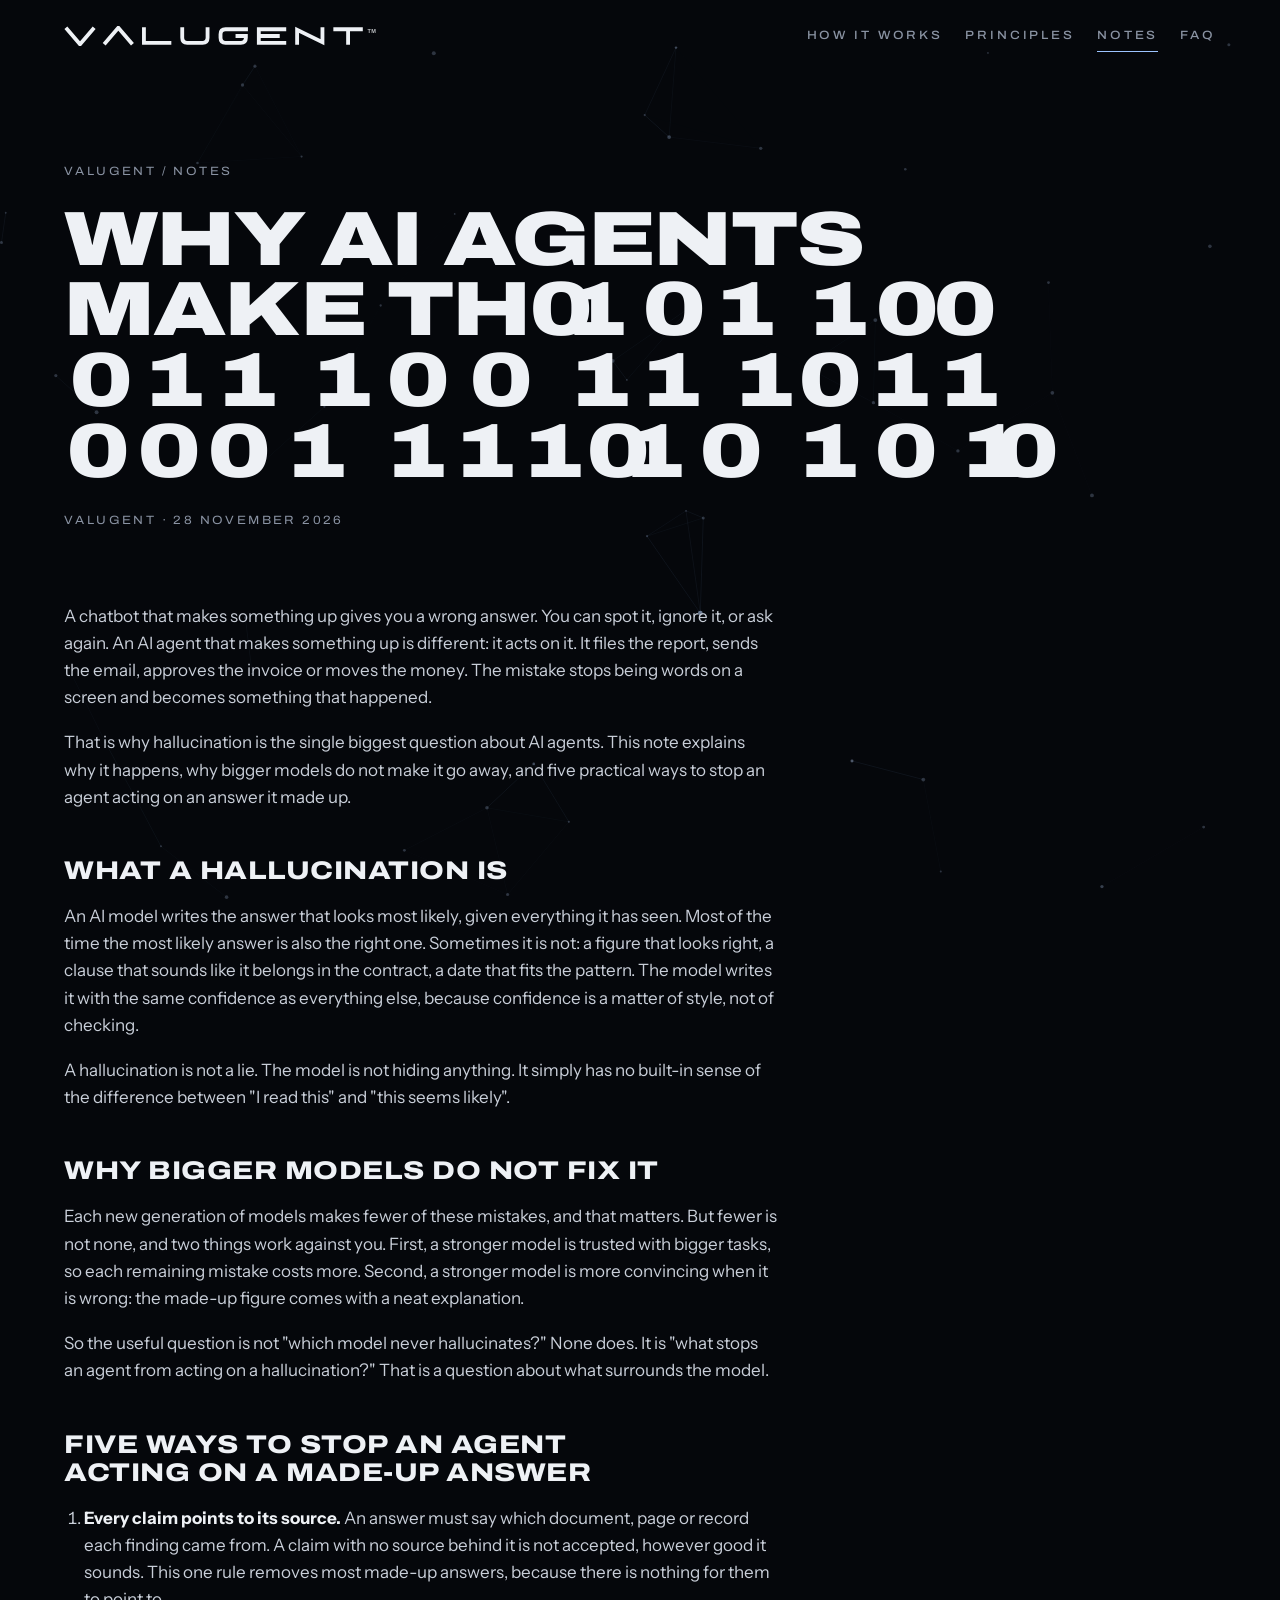
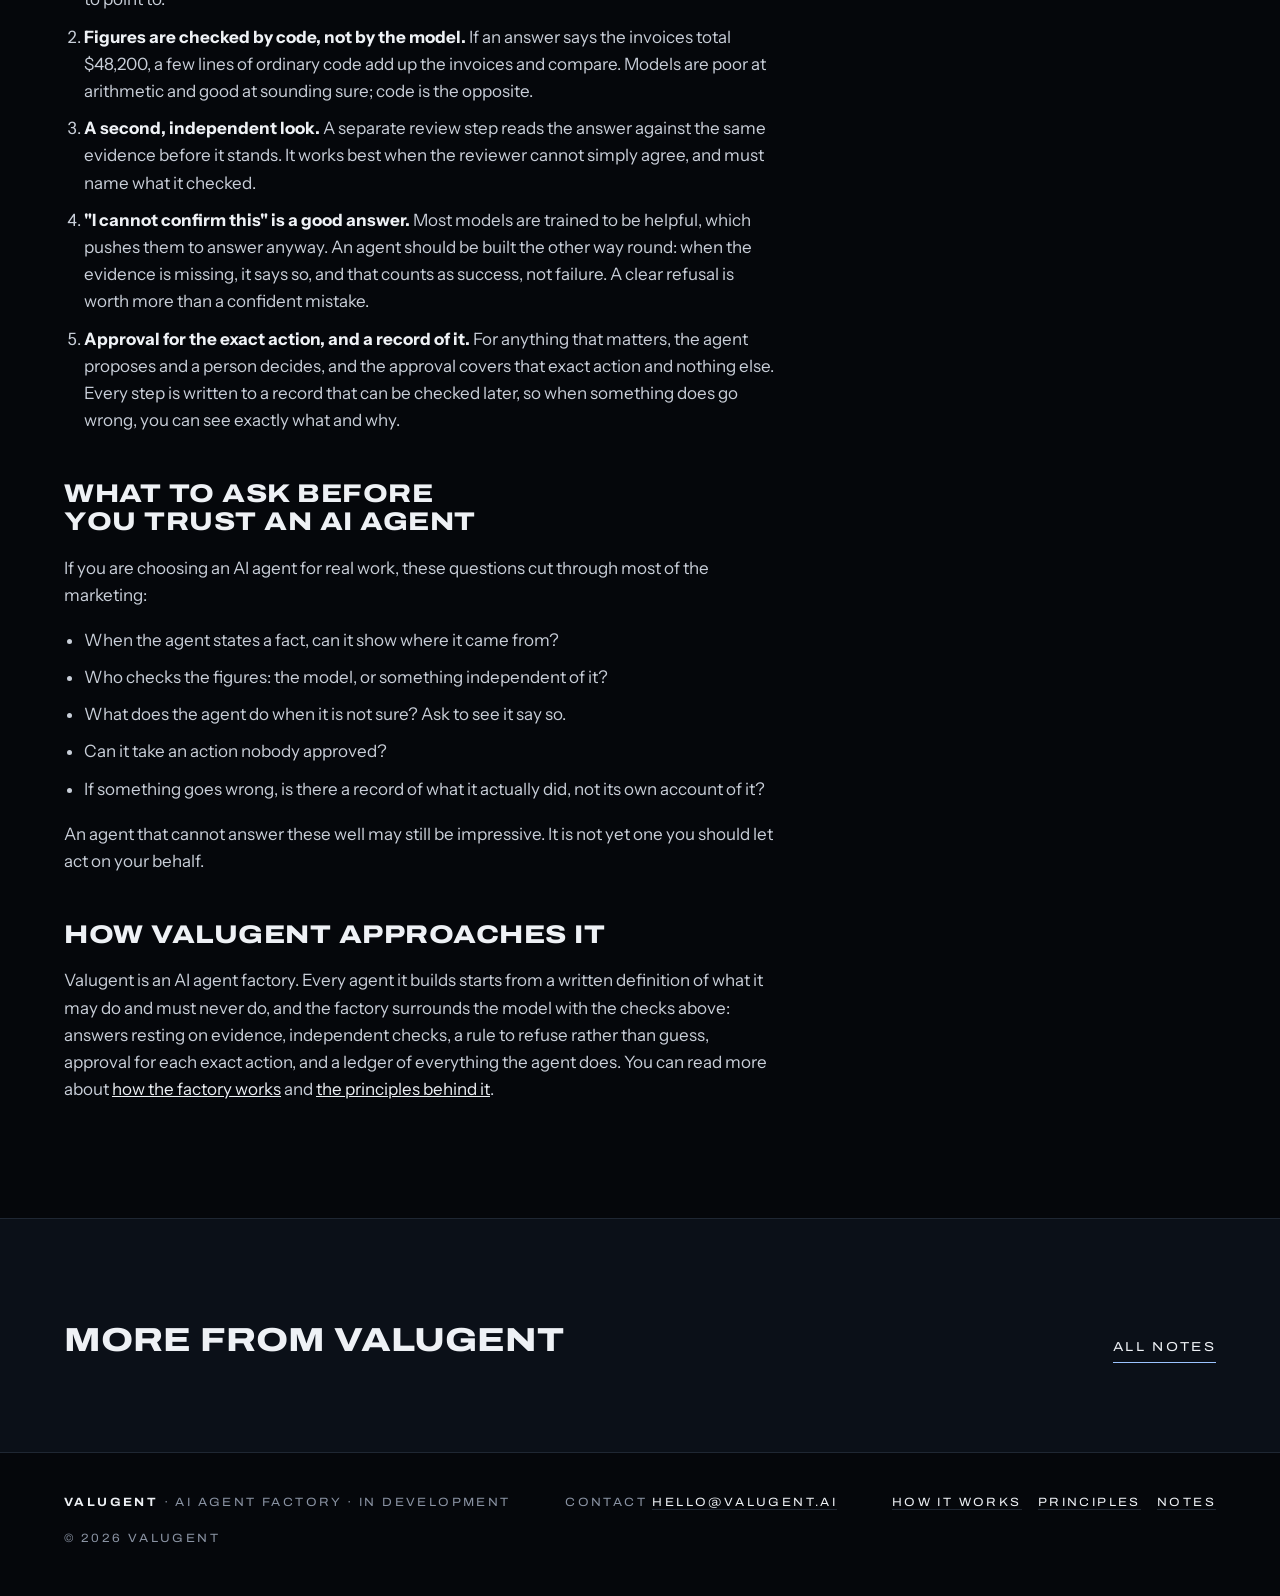
<file: notes/ai-agent-hallucinations/index.html>
<!DOCTYPE html>
<html lang="en">
<head>
<meta charset="utf-8">
<meta name="viewport" content="width=device-width, initial-scale=1">
<title>Why AI agents make things up, and how to stop them acting on it | Valugent</title>
<meta name="description" content="AI agents hallucinate because models predict likely answers, not checked ones. Five ways to stop an agent acting on a made-up answer.">
<link rel="canonical" href="https://valugent.ai/notes/ai-agent-hallucinations/">
<meta name="robots" content="index, follow, max-image-preview:large">
<meta name="theme-color" content="#05070b">
<meta name="msvalidate.01" content="90FEECC1FCB39FCA6ADB86096AE92DDA">
<link rel="icon" href="/favicon.svg" type="image/svg+xml">
<link rel="apple-touch-icon" href="/apple-touch-icon.png">
<meta property="og:type" content="website">
<meta property="og:site_name" content="Valugent">
<meta property="og:locale" content="en_AU">
<meta property="og:title" content="Why AI agents make things up, and how to stop them acting on it | Valugent">
<meta property="og:description" content="AI agents hallucinate because models predict likely answers, not checked ones. Five ways to stop an agent acting on a made-up answer.">
<meta property="og:url" content="https://valugent.ai/notes/ai-agent-hallucinations/">
<meta property="og:image" content="https://valugent.ai/og.png">
<meta property="og:image:width" content="1200">
<meta property="og:image:height" content="630">
<meta property="og:image:alt" content="Valugent: values-driven AI agents">
<meta name="twitter:card" content="summary_large_image">
<meta name="twitter:title" content="Why AI agents make things up, and how to stop them acting on it | Valugent">
<meta name="twitter:description" content="AI agents hallucinate because models predict likely answers, not checked ones. Five ways to stop an agent acting on a made-up answer.">
<meta name="twitter:image" content="https://valugent.ai/og.png">
<script>matchMedia("(prefers-reduced-motion: reduce)").matches || document.documentElement.classList.add("fx")</script>
<link rel="preconnect" href="https://fonts.googleapis.com">
<link rel="preconnect" href="https://fonts.gstatic.com" crossorigin>
<link href="https://fonts.googleapis.com/css2?family=Archivo:wdth,wght@62..125,400..900&family=Instrument+Sans:wght@400;500&display=swap" rel="stylesheet">
<script type="application/ld+json">
{
 "@context": "https://schema.org",
 "@graph": [
  {
   "@type": "Organization",
   "@id": "https://valugent.ai/#org",
   "name": "Valugent",
   "url": "https://valugent.ai/",
   "logo": "https://valugent.ai/apple-touch-icon.png",
   "email": "hello@valugent.ai",
   "description": "Valugent is an AI agent factory building values-driven, trustworthy AI agents.",
   "slogan": "Values-driven AI agents",
   "sameAs": [
    "https://www.linkedin.com/company/valugent/"
   ]
  },
  {
   "@type": "BreadcrumbList",
   "itemListElement": [
    {
     "@type": "ListItem",
     "position": 1,
     "name": "Valugent",
     "item": "https://valugent.ai/"
    },
    {
     "@type": "ListItem",
     "position": 2,
     "name": "Notes",
     "item": "https://valugent.ai/notes/"
    },
    {
     "@type": "ListItem",
     "position": 3,
     "name": "Why AI agents make things up, and how to stop them acting on it",
     "item": "https://valugent.ai/notes/ai-agent-hallucinations/"
    }
   ]
  },
  {
   "@type": "Article",
   "headline": "Why AI agents make things up, and how to stop them acting on it",
   "description": "AI agents hallucinate because models predict likely answers, not checked ones. Five ways to stop an agent acting on a made-up answer.",
   "datePublished": "2026-11-28",
   "dateModified": "2026-11-28",
   "url": "https://valugent.ai/notes/ai-agent-hallucinations/",
   "image": "https://valugent.ai/og.png",
   "author": {
    "@id": "https://valugent.ai/#org"
   },
   "publisher": {
    "@id": "https://valugent.ai/#org"
   },
   "mainEntityOfPage": "https://valugent.ai/notes/ai-agent-hallucinations/",
   "inLanguage": "en"
  }
 ]
}
</script>
<style>

/* One visual world: a thinking brain in the dark, its connections firing. Full-bleed bands, wide uppercase display type, a quiet top bar. */
:root {
  --night: #05070b;
  --deep: #0b1018;
  --ink: #eef1f5;
  --dim: #8a93a3;
  --line: #1f2733;
  --glow: #9cc4ff;
  --display: "Archivo", "Helvetica Neue", Arial, sans-serif;
  --body: "Instrument Sans", "Helvetica Neue", Arial, sans-serif;
  color-scheme: dark;
}
* { box-sizing: border-box; margin: 0; }
html, body { background: var(--night); color: var(--ink); }
body { font-family: var(--body); font-size: 17px; line-height: 1.6; -webkit-font-smoothing: antialiased; }
a { color: var(--ink); }
a:focus-visible { outline: 2px solid var(--glow); outline-offset: 4px; }

.bar {
  position: absolute; inset: 0 0 auto 0; z-index: 3;
  display: flex; justify-content: space-between; align-items: center; gap: 16px;
  padding: 26px clamp(16px, 5vw, 64px);
}
.mark { display: block; width: clamp(179px, 25.3vw, 316px); height: auto; color: var(--ink); }
.status {
  font-family: var(--display); font-weight: 500; font-stretch: 110%;
  letter-spacing: 0.24em; font-size: 12px; text-transform: uppercase; color: var(--dim);
}

.hero {
  position: relative; overflow: hidden;
  min-height: min(760px, 92svh);
  display: grid; align-items: end;
  padding: 140px clamp(16px, 5vw, 64px) clamp(56px, 9vw, 110px);
}
.hero { cursor: grab; touch-action: pan-y; }
.hero.dragging { cursor: grabbing; user-select: none; -webkit-user-select: none; }
#brain { position: absolute; inset: 0; width: 100%; height: 100%; display: block; }
.hero::after {
  content: ""; position: absolute; inset: 0; z-index: 1; pointer-events: none;
  background: linear-gradient(90deg, rgba(5,7,11,0.78) 0%, rgba(5,7,11,0.3) 45%, rgba(5,7,11,0) 70%),
              linear-gradient(0deg, rgba(5,7,11,0.9) 0%, rgba(5,7,11,0) 38%);
}
.hero-copy { position: relative; z-index: 2; display: grid; gap: 28px; max-width: 1100px; }
h1 {
  font-family: var(--display); font-weight: 900; font-stretch: 125%;
  text-transform: uppercase; line-height: 0.92; letter-spacing: -0.01em;
  font-size: clamp(36px, 6.4vw, 100px);
  text-wrap: balance;
}
.lede { max-width: 34em; font-size: clamp(17px, 1.6vw, 20px); color: var(--ink); opacity: 0.86; text-wrap: pretty; }

.band {
  border-top: 1px solid var(--line);
  background: var(--deep);
  padding: clamp(56px, 8vw, 104px) clamp(16px, 5vw, 64px);
  display: grid; grid-template-columns: repeat(4, minmax(0, 1fr)); gap: clamp(24px, 4vw, 56px);
}
.part { display: grid; gap: 10px; align-content: start; }
.part h2 {
  font-family: var(--display); font-weight: 800; font-stretch: 125%;
  text-transform: uppercase; letter-spacing: 0.04em; font-size: clamp(20px, 2.2vw, 28px); line-height: 1.05;
}
.part p { color: var(--dim); max-width: 26em; }

footer {
  border-top: 1px solid var(--line);
  padding: 40px clamp(16px, 5vw, 64px) 48px;
  display: flex; flex-wrap: wrap; justify-content: space-between; gap: 16px 40px;
  font-family: var(--display); font-stretch: 110%; text-transform: uppercase;
  letter-spacing: 0.2em; font-size: 12px; color: var(--dim);
}
footer strong { color: var(--ink); font-weight: 700; }

.about {
  padding: clamp(64px, 9vw, 120px) clamp(16px, 5vw, 64px);
  display: grid; grid-template-columns: minmax(0, 5fr) minmax(0, 7fr); gap: clamp(28px, 5vw, 80px);
  border-top: 1px solid var(--line);
}
.label {
  font-family: var(--display); font-weight: 600; font-stretch: 115%; text-transform: uppercase;
  letter-spacing: 0.24em; font-size: 12px; color: var(--glow);
}
.about h2, .principles h2 {
  font-family: var(--display); font-weight: 900; font-stretch: 125%; text-transform: uppercase;
  line-height: 0.98; font-size: clamp(30px, 4.2vw, 60px); margin-top: 16px; text-wrap: balance;
}
.about .copy { display: grid; gap: 20px; max-width: 38em; align-content: start; font-size: clamp(17px, 1.4vw, 19px); }
.about .copy p { color: var(--dim); }
.about .copy p:first-child { color: var(--ink); }
.principles { padding: clamp(64px, 9vw, 120px) clamp(16px, 5vw, 64px); border-top: 1px solid var(--line); }
.principles ol {
  list-style: none; padding: 0; margin-top: clamp(32px, 4vw, 56px);
  display: grid; grid-template-columns: repeat(auto-fit, minmax(220px, 1fr)); gap: 1px; background: var(--line);
  border: 1px solid var(--line);
}
.principles li { background: var(--night); padding: 28px 24px 32px; display: grid; gap: 10px; align-content: start; }
.principles li span {
  font-family: var(--display); font-stretch: 110%; font-size: 12px; letter-spacing: 0.2em; color: var(--glow);
  font-variant-numeric: tabular-nums;
}
.principles h3 {
  font-family: var(--display); font-weight: 800; font-stretch: 120%; text-transform: uppercase;
  letter-spacing: 0.03em; font-size: 19px; line-height: 1.15;
}
.principles li p { color: var(--dim); font-size: 16px; }
footer a { color: var(--ink); text-decoration: none; border-bottom: 1px solid var(--line); }
footer a:hover, footer a:focus-visible { border-color: var(--ink); }
.status a { color: var(--dim); text-decoration: none; }
.status a:hover, .status a:focus-visible { color: var(--ink); }

@media (max-width: 760px) {
  .about { grid-template-columns: 1fr; }
  .band { grid-template-columns: 1fr 1fr; }
  .status { display: none; }
}

.status { display: flex; gap: 22px; }
.page .bar { position: relative; }
.crumbs { font-family: var(--display); font-stretch: 110%; text-transform: uppercase; letter-spacing: 0.2em;
  font-size: 12px; color: var(--dim); }
.crumbs a { color: var(--dim); text-decoration: none; }
.crumbs a:hover, .crumbs a:focus-visible { color: var(--ink); }
.page-head { padding: clamp(40px, 7vw, 96px) clamp(16px, 5vw, 64px) clamp(40px, 6vw, 72px); display: grid; gap: 24px;
  max-width: 1200px; }
.page-head h1 { font-size: clamp(36px, 6vw, 92px); }
.prose { padding: 0 clamp(16px, 5vw, 64px) clamp(64px, 9vw, 120px); display: grid; gap: clamp(40px, 5vw, 64px); }
.prose section { display: grid; grid-template-columns: minmax(0, 4fr) minmax(0, 8fr); gap: clamp(20px, 4vw, 64px);
  border-top: 1px solid var(--line); padding-top: clamp(28px, 4vw, 48px); }
.prose h2 { font-family: var(--display); font-weight: 800; font-stretch: 120%; text-transform: uppercase;
  font-size: clamp(22px, 2.4vw, 32px); line-height: 1.05; letter-spacing: 0.02em; text-wrap: balance; }
.prose h2 span { display: block; font-size: 12px; letter-spacing: 0.24em; color: var(--glow); margin-bottom: 12px;
  font-weight: 600; font-variant-numeric: tabular-nums; }
.prose .body { display: grid; gap: 16px; max-width: 40em; color: var(--dim); font-size: clamp(17px, 1.3vw, 19px); }
.prose .body p:first-child { color: var(--ink); }
.prose .body ul { margin: 0; padding-left: 1.2em; display: grid; gap: 8px; }
.faq { padding: clamp(64px, 9vw, 120px) clamp(16px, 5vw, 64px); border-top: 1px solid var(--line); }
.faq h2 { font-family: var(--display); font-weight: 900; font-stretch: 125%; text-transform: uppercase; line-height: 0.98;
  font-size: clamp(30px, 4.2vw, 60px); margin-top: 16px; text-wrap: balance; }
.faq dl { margin: clamp(32px, 4vw, 56px) 0 0; display: grid; gap: 0; border-top: 1px solid var(--line); }
.faq .qa { display: grid; grid-template-columns: minmax(0, 5fr) minmax(0, 7fr); gap: clamp(16px, 4vw, 64px);
  padding: 28px 0; border-bottom: 1px solid var(--line); }
.faq dt { font-family: var(--display); font-weight: 700; font-stretch: 115%; font-size: clamp(18px, 1.6vw, 22px);
  line-height: 1.25; }
.faq dd { margin: 0; color: var(--dim); max-width: 40em; }
.more { display: inline-block; margin-top: 28px; font-family: var(--display); font-stretch: 115%; text-transform: uppercase;
  letter-spacing: 0.18em; font-size: 13px; color: var(--ink); text-decoration: none; border-bottom: 1px solid var(--glow);
  padding-bottom: 4px; }
.more:hover, .more:focus-visible { color: var(--glow); }
.cta { display: flex; flex-wrap: wrap; align-items: center; gap: 14px 24px; }
.cta span { color: var(--dim); font-size: 15px; max-width: 26em; }
.btn { display: inline-block; font-family: var(--display); font-weight: 700; font-stretch: 115%; text-transform: uppercase;
  letter-spacing: 0.16em; font-size: 13px; color: #05070b; background: var(--ink); text-decoration: none;
  padding: 15px 26px; border-radius: 2px; transition: background 0.2s, box-shadow 0.2s; }
.btn:hover, .btn:focus-visible { background: var(--glow); box-shadow: 0 0 28px rgba(156,196,255,0.35); }
.next { padding: clamp(48px, 7vw, 96px) clamp(16px, 5vw, 64px); border-top: 1px solid var(--line); background: var(--deep);
  display: flex; flex-wrap: wrap; gap: 16px 48px; align-items: baseline; justify-content: space-between; }
.next p { font-family: var(--display); font-weight: 800; font-stretch: 120%; text-transform: uppercase;
  font-size: clamp(22px, 2.6vw, 36px); line-height: 1.05; max-width: 22em; }
/* notes: one readable column, and a list of articles */
.article { padding: 0 clamp(16px, 5vw, 64px) clamp(64px, 9vw, 120px); }
.article .body { max-width: 42em; display: grid; gap: 18px; font-size: clamp(17px, 1.3vw, 19px); color: #c9cfd9; }
.article .body h2 { font-family: var(--display); font-weight: 800; font-stretch: 120%; text-transform: uppercase;
  font-size: clamp(20px, 2vw, 26px); line-height: 1.1; letter-spacing: 0.02em; color: var(--ink); margin-top: 28px;
  text-wrap: balance; }
.article .body ol, .article .body ul { margin: 0; padding-left: 1.2em; display: grid; gap: 10px; }
.article .body strong { color: var(--ink); }
.byline { font-family: var(--display); font-stretch: 110%; text-transform: uppercase; letter-spacing: 0.2em; font-size: 12px;
  color: var(--dim); }
.notes-list { padding: 0 clamp(16px, 5vw, 64px) clamp(64px, 9vw, 120px); display: grid; }
.notes-list a { display: grid; gap: 10px; padding: clamp(24px, 3vw, 36px) 0; border-top: 1px solid var(--line);
  text-decoration: none; max-width: 52em; }
.notes-list h2 { font-family: var(--display); font-weight: 800; font-stretch: 120%; text-transform: uppercase;
  font-size: clamp(22px, 2.4vw, 32px); line-height: 1.05; transition: color 0.3s; text-wrap: balance; }
.notes-list a:hover h2, .notes-list a:focus-visible h2 { color: var(--glow); }
.notes-list p { color: var(--dim); }
/* the cursor: a small node of light with a ring that follows it (mouse and trackpad only) */
.cur-dot, .cur-ring { position: fixed; left: 0; top: 0; pointer-events: none; z-index: 9999; border-radius: 50%;
  opacity: 0; transition: opacity 0.2s; will-change: transform; }
.cur-dot { width: 6px; height: 6px; margin: -3px 0 0 -3px; background: #eef1f5;
  box-shadow: 0 0 10px 2px rgba(156, 196, 255, 0.9); }
.cur-ring { width: 24px; height: 24px; margin: -12px 0 0 -12px; border: 1px solid rgba(156, 196, 255, 0.55);
  transition: opacity 0.2s, width 0.25s, height 0.25s, margin 0.25s, border-color 0.25s, background 0.25s; }
.has-cursor .cur-dot, .has-cursor .cur-ring { opacity: 1; }
.has-cursor, .has-cursor * , .has-cursor .hero { cursor: none !important; }
.cur-ring.link { width: 38px; height: 38px; margin: -19px 0 0 -19px; background: rgba(156, 196, 255, 0.08);
  border-color: rgba(156, 196, 255, 0.9); }
.cur-ring.brain { width: 44px; height: 44px; margin: -22px 0 0 -22px; border-style: dashed;
  border-color: rgba(156, 196, 255, 0.7); }
.cur-ring.down { width: 16px; height: 16px; margin: -8px 0 0 -8px; background: rgba(156, 196, 255, 0.18); }
/* it fires like a neuron: the dot flashes now and then, a click sends out a burst, and moving leaves faint sparks */
.has-cursor .cur-dot { animation: cur-fire 2.6s infinite; }
@keyframes cur-fire {
  0%, 82%, 100% { box-shadow: 0 0 10px 2px rgba(156, 196, 255, 0.9); background: #eef1f5; }
  86% { box-shadow: 0 0 22px 7px rgba(190, 220, 255, 1), 0 0 44px 14px rgba(156, 196, 255, 0.45); background: #fff; }
  90% { box-shadow: 0 0 8px 1px rgba(156, 196, 255, 0.7); }
  93% { box-shadow: 0 0 18px 5px rgba(190, 220, 255, 0.95); background: #fff; }
}
.cur-burst, .cur-spark { position: fixed; left: 0; top: 0; pointer-events: none; z-index: 9998; }
.cur-burst i { position: absolute; width: 20px; height: 20px; margin: -10px 0 0 -10px; border-radius: 50%;
  border: 1.5px solid rgba(190, 220, 255, 0.95); box-shadow: 0 0 14px rgba(156, 196, 255, 0.8);
  animation: cur-burst 0.6s ease-out forwards; }
@keyframes cur-burst { from { transform: scale(0.4); opacity: 1; } to { transform: scale(4.2); opacity: 0; } }
.cur-spark i { position: absolute; width: 3px; height: 3px; margin: -1.5px 0 0 -1.5px; border-radius: 50%;
  background: #dce9ff; box-shadow: 0 0 6px 1px rgba(156, 196, 255, 0.9); animation: cur-spark 0.7s ease-out forwards; }
@keyframes cur-spark { to { transform: translate(var(--dx), var(--dy)) scale(0.2); opacity: 0; } }
@media (prefers-reduced-motion: reduce) { .has-cursor .cur-dot { animation: none; } }
/* effects (only when motion is welcome): the headline rises in, sections light up as they come into view, a signal
   runs along the band, the cards glow where the cursor is, and the brain drifts back as you scroll */
.progress { position: fixed; inset: 0 0 auto 0; height: 2px; z-index: 50; pointer-events: none; transform-origin: 0 50%;
  transform: scaleX(var(--sp, 0)); background: linear-gradient(90deg, rgba(156,196,255,0), var(--glow) 40%, #fff);
  box-shadow: 0 0 12px rgba(156,196,255,0.8); }
.hero h1 .w { display: inline-block; overflow: hidden; vertical-align: top; padding-bottom: 0.06em; margin-bottom: -0.06em; }
.hero h1 .w > span { display: inline-block; }
.shine { background: linear-gradient(100deg, var(--ink) 35%, #cfe2ff 46%, #fff 50%, #cfe2ff 54%, var(--ink) 65%);
  background-size: 300% 100%; background-position: 100% 0; -webkit-background-clip: text; background-clip: text;
  color: transparent; }
.fx .hero h1 .w > span { animation: rise 1.1s cubic-bezier(0.2, 0.8, 0.2, 1) both; animation-delay: var(--d, 0s); }
.fx .hero h1 .shine { animation: rise 1.1s cubic-bezier(0.2, 0.8, 0.2, 1) both, shine 7s ease-in-out 1.6s infinite;
  animation-delay: var(--d, 0s), calc(var(--d, 0s) + 1.6s); }
@keyframes rise { from { transform: translateY(105%); } }
@keyframes shine { 0% { background-position: 100% 0; } 30%, 100% { background-position: 0 0; } }
.fx .hero .lede { animation: fade-up 1s cubic-bezier(0.2, 0.8, 0.2, 1) 0.55s both; }
.fx .hero .cta { animation: fade-up 1s cubic-bezier(0.2, 0.8, 0.2, 1) 0.75s both; }
@keyframes fade-up { from { opacity: 0; transform: translateY(18px); } }
.fx #brain { transform: scale(calc(1 + var(--hp, 0) * 0.18)); opacity: calc(1 - var(--hp, 0) * 0.75); }
.fx .hero-copy { transform: translateY(calc(var(--hp, 0) * -70px)); opacity: calc(1 - var(--hp, 0) * 1.1); }
.btn { position: relative; overflow: hidden; }
.btn::after { content: ""; position: absolute; inset: 0 auto 0 -60%; width: 40%; pointer-events: none;
  background: linear-gradient(100deg, transparent, rgba(255,255,255,0.75), transparent); transform: skewX(-20deg); }
.fx .btn::after { animation: sheen 4.8s ease-in-out 2s infinite; }
@keyframes sheen { 0% { left: -60%; } 22%, 100% { left: 130%; } }
.fx .btn { animation: fade-up 1s cubic-bezier(0.2, 0.8, 0.2, 1) 0.75s both, halo 3.2s ease-in-out 2s infinite; }
@keyframes halo { 50% { box-shadow: 0 0 34px rgba(156,196,255,0.4); } }
.fx .reveal { opacity: 0; transform: translateY(30px); filter: blur(6px);
  transition: opacity 0.9s cubic-bezier(0.2, 0.7, 0.2, 1), transform 0.9s cubic-bezier(0.2, 0.7, 0.2, 1), filter 0.9s;
  transition-delay: var(--rd, 0s); }
.fx .reveal.in { opacity: 1; transform: none; filter: none; }
.band { position: relative; overflow: hidden; }
.band::before { content: ""; position: absolute; left: 0; top: -1px; height: 2px; width: 30%; pointer-events: none;
  background: linear-gradient(90deg, transparent, var(--glow), #fff, transparent); box-shadow: 0 0 16px var(--glow);
  transform: translateX(-100%); }
.fx .band::before { animation: signal 4.5s cubic-bezier(0.5, 0, 0.5, 1) infinite; }
@keyframes signal { to { transform: translateX(440%); } }
.part h2 { transition: color 0.3s, text-shadow 0.3s; }
.part:hover h2 { color: #fff; text-shadow: 0 0 24px rgba(156,196,255,0.6); }
.principles li, .faq .qa { position: relative; }
.principles li::before, .faq .qa::before { content: ""; position: absolute; inset: 0; pointer-events: none; opacity: 0;
  transition: opacity 0.35s; background: radial-gradient(320px circle at var(--mx, 50%) var(--my, 50%),
  rgba(156,196,255,0.14), transparent 60%); }
.principles li:hover::before, .faq .qa:hover::before { opacity: 1; }
.principles li { transition: border-color 0.35s, box-shadow 0.35s; }
.principles li:hover { border-color: rgba(156,196,255,0.45); box-shadow: inset 0 0 0 1px rgba(156,196,255,0.15); z-index: 1; }
.principles li h3 { transition: color 0.3s; }
.principles li:hover h3 { color: #fff; }
/* the band lights up part by part as the signal passes through it */
.fx .band::before { animation-timing-function: linear; }
.fx .part h2 { animation: lit 4.5s linear infinite; }
.fx .part:nth-child(1) h2 { animation-delay: 0.55s; }
.fx .part:nth-child(2) h2 { animation-delay: 1.25s; }
.fx .part:nth-child(3) h2 { animation-delay: 1.95s; }
.fx .part:nth-child(4) h2 { animation-delay: 2.65s; }
@keyframes lit { 0%, 32%, 100% { color: var(--ink); text-shadow: none; }
  6% { color: #fff; text-shadow: 0 0 18px rgba(156,196,255,0.95), 0 0 42px rgba(156,196,255,0.5); } }
/* a heading decoding: its real words are hidden, not changed, under the flickering copy */
.decoding { position: relative; color: transparent; }
.fx-layer span { position: absolute; color: var(--ink); text-align: center; white-space: pre; }
/* pages cross-fade into each other */
@view-transition { navigation: auto; }
::view-transition-old(root), ::view-transition-new(root) { animation-duration: 0.45s; }
@media (prefers-reduced-motion: reduce) { @view-transition { navigation: none; } }
/* faint neurons drifting behind the page below the hero */
.neurons { position: fixed; inset: 0; width: 100%; height: 100%; z-index: 0; pointer-events: none; }
main > *, footer { position: relative; z-index: 1; }
.status a { position: relative; }
.status a::after { content: ""; position: absolute; left: 0; right: 0; bottom: -6px; height: 1px; background: var(--glow);
  transform: scaleX(0); transform-origin: 0 50%; transition: transform 0.3s; }
.status a:hover::after, .status a:focus-visible::after, .status a[aria-current]::after { transform: scaleX(1); }
/* the principles grid: five across on wide screens, and no filled gap where a row is short */
.principles ol { background: none; border: none; gap: 0; }
.principles li { border: 1px solid var(--line); margin: 0 -1px -1px 0; }
@media (min-width: 1100px) { .principles ol { grid-template-columns: repeat(5, minmax(0, 1fr)); } }
@media (max-width: 760px) {
  .status { display: flex !important; gap: 14px; font-size: 11px; letter-spacing: 0.16em; }
  .prose section, .faq .qa { grid-template-columns: 1fr; }
}
@media (max-width: 760px) { .bar { flex-wrap: wrap; row-gap: 14px; } }
@media (max-width: 480px) {
  h1, .page-head h1 { font-stretch: 100%; font-size: clamp(30px, 9.4vw, 44px); }
  .about h2, .principles h2, .faq h2 { font-stretch: 105%; font-size: clamp(26px, 8vw, 40px); }
  .next p { font-stretch: 105%; }
}

</style>
</head>
<body class="page">
<div class="progress" aria-hidden="true"></div>
<header class="bar">
  <a href="/" aria-label="Valugent home"><svg class="mark" viewBox="-4 -4 1072 68" role="img" aria-label="Valugent"><g fill="none" stroke="currentColor" stroke-width="13" stroke-linejoin="miter" stroke-miterlimit="10"><path transform="translate(0 0)" d="M2,2 L50,58 L98,2"/><path transform="translate(130 0)" d="M2,58 L50,2 L98,58"/><path transform="translate(260 0)" d="M7,0 V53 H100"/><path transform="translate(390 0)" d="M7,0 V36 Q7,53 24,53 H76 Q93,53 93,36 V0"/><path transform="translate(520 0)" d="M100,7 H24 Q7,7 7,24 V36 Q7,53 24,53 H76 Q93,53 93,36 V30 H58"/><path transform="translate(650 0)" d="M100,7 H7 V53 H100 M7,30 H78"/><path transform="translate(780 0)" d="M7,60 V9 L93,51 V0"/><path transform="translate(910 0)" d="M0,7 H100 M50,7 V60"/></g><text x="1026" y="20" fill="currentColor" font-family="Helvetica, Arial, sans-serif" font-size="19" font-weight="700" letter-spacing="1" opacity="0.8" aria-hidden="true">TM</text></svg></a>
  <nav class="status" aria-label="Main"><a href="/approach/">How it works</a><a href="/principles/">Principles</a><a href="/notes/" aria-current="page">Notes</a><a href="/#faq">FAQ</a></nav>
</header>
<main>
  <div class="page-head">
    <p class="crumbs"><a href="/">Valugent</a> / <a href="/notes/">Notes</a></p>
    <h1>Why AI agents make things up, and how to stop them acting on it</h1>
    <p class="byline">Valugent &middot; <time datetime="2026-11-28">28 November 2026</time></p>
  </div>
  <article class="article">
    <div class="body">
      <p>A chatbot that makes something up gives you a wrong answer. You can spot it, ignore it, or ask again. An AI agent that makes something up is different: it acts on it. It files the report, sends the email, approves the invoice or moves the money. The mistake stops being words on a screen and becomes something that happened.</p>
      <p>That is why hallucination is the single biggest question about AI agents. This note explains why it happens, why bigger models do not make it go away, and five practical ways to stop an agent acting on an answer it made up.</p>
      <h2>What a hallucination is</h2>
      <p>An AI model writes the answer that looks most likely, given everything it has seen. Most of the time the most likely answer is also the right one. Sometimes it is not: a figure that looks right, a clause that sounds like it belongs in the contract, a date that fits the pattern. The model writes it with the same confidence as everything else, because confidence is a matter of style, not of checking.</p>
      <p>A hallucination is not a lie. The model is not hiding anything. It simply has no built-in sense of the difference between "I read this" and "this seems likely".</p>
      <h2>Why bigger models do not fix it</h2>
      <p>Each new generation of models makes fewer of these mistakes, and that matters. But fewer is not none, and two things work against you. First, a stronger model is trusted with bigger tasks, so each remaining mistake costs more. Second, a stronger model is more convincing when it is wrong: the made-up figure comes with a neat explanation.</p>
      <p>So the useful question is not "which model never hallucinates?" None does. It is "what stops an agent from acting on a hallucination?" That is a question about what surrounds the model.</p>
      <h2>Five ways to stop an agent acting on a made-up answer</h2>
      <ol><li><strong>Every claim points to its source.</strong> An answer must say which document, page or record each finding came from. A claim with no source behind it is not accepted, however good it sounds. This one rule removes most made-up answers, because there is nothing for them to point to.</li><li><strong>Figures are checked by code, not by the model.</strong> If an answer says the invoices total $48,200, a few lines of ordinary code add up the invoices and compare. Models are poor at arithmetic and good at sounding sure; code is the opposite.</li><li><strong>A second, independent look.</strong> A separate review step reads the answer against the same evidence before it stands. It works best when the reviewer cannot simply agree, and must name what it checked.</li><li><strong>"I cannot confirm this" is a good answer.</strong> Most models are trained to be helpful, which pushes them to answer anyway. An agent should be built the other way round: when the evidence is missing, it says so, and that counts as success, not failure. A clear refusal is worth more than a confident mistake.</li><li><strong>Approval for the exact action, and a record of it.</strong> For anything that matters, the agent proposes and a person decides, and the approval covers that exact action and nothing else. Every step is written to a record that can be checked later, so when something does go wrong, you can see exactly what and why.</li></ol>
      <h2>What to ask before you trust an AI agent</h2>
      <p>If you are choosing an AI agent for real work, these questions cut through most of the marketing:</p>
      <ul><li>When the agent states a fact, can it show where it came from?</li><li>Who checks the figures: the model, or something independent of it?</li><li>What does the agent do when it is not sure? Ask to see it say so.</li><li>Can it take an action nobody approved?</li><li>If something goes wrong, is there a record of what it actually did, not its own account of it?</li></ul>
      <p>An agent that cannot answer these well may still be impressive. It is not yet one you should let act on your behalf.</p>
      <h2>How Valugent approaches it</h2>
      <p>Valugent is an AI agent factory. Every agent it builds starts from a written definition of what it may do and must never do, and the factory surrounds the model with the checks above: answers resting on evidence, independent checks, a rule to refuse rather than guess, approval for each exact action, and a ledger of everything the agent does. You can read more about <a href="/approach/">how the factory works</a> and <a href="/principles/">the principles behind it</a>.</p>
    </div>
  </article>
  <div class="next"><p>More from Valugent</p><a class="more" href="/notes/">All notes</a></div>

</main>
<footer>
  <span><strong>Valugent</strong> &middot; AI agent factory &middot; in development</span>
  <span>Contact <a href="mailto:hello@valugent.ai">hello@valugent.ai</a></span>
  <span><a href="/approach/">How it works</a> &nbsp; <a href="/principles/">Principles</a> &nbsp; <a href="/notes/">Notes</a></span>
  <span>&copy; 2026 Valugent</span>
</footer>
<script>
(() => {
  // the cursor: on a mouse or trackpad only; touch screens and keyboards keep their own
  if (!matchMedia("(pointer: fine)").matches) return;
  const still = matchMedia("(prefers-reduced-motion: reduce)").matches;
  const dot = document.createElement("div"), ring = document.createElement("div");
  dot.className = "cur-dot"; ring.className = "cur-ring";
  document.body.append(dot, ring);
  let x = -100, y = -100, rx = -100, ry = -100, shown = false;
  addEventListener("pointermove", e => {
    if (e.pointerType !== "mouse") return;
    x = e.clientX; y = e.clientY;
    if (!shown) { shown = true; rx = x; ry = y; }
    document.documentElement.classList.add("has-cursor");   // back on as soon as the mouse returns to the page
    const t = e.target;
    ring.classList.toggle("link", !!t.closest("a, button"));
    ring.classList.toggle("brain", !t.closest("a, button") && !!t.closest(".hero"));
  });
  function flash(cls, life) {                               // a short-lived spot of light where the cursor is
    const el = document.createElement("div"), i = document.createElement("i");
    el.className = cls; el.style.transform = `translate(${x}px, ${y}px)`;
    if (cls === "cur-spark") {
      const a = Math.random() * Math.PI * 2, r = 8 + Math.random() * 14;
      i.style.setProperty("--dx", `${Math.cos(a) * r}px`); i.style.setProperty("--dy", `${Math.sin(a) * r}px`);
    }
    el.append(i); document.body.append(el);
    setTimeout(() => el.remove(), life);
  }
  let lastSpark = 0, sx = 0, sy = 0;
  if (!still) addEventListener("pointermove", e => {
    if (e.pointerType !== "mouse") return;
    const now = performance.now(), d = Math.hypot(e.clientX - sx, e.clientY - sy);
    if (now - lastSpark > 45 && d > 18) { lastSpark = now; sx = e.clientX; sy = e.clientY; flash("cur-spark", 750); }
  });
  addEventListener("pointerdown", e => { ring.classList.add("down"); if (!still && e.pointerType === "mouse") flash("cur-burst", 650); });
  addEventListener("pointerup", () => ring.classList.remove("down"));
  document.addEventListener("mouseleave", () => document.documentElement.classList.remove("has-cursor"));
  (function move() {
    rx += (x - rx) * (still ? 1 : 0.18); ry += (y - ry) * (still ? 1 : 0.18);
    dot.style.transform = `translate(${x}px, ${y}px)`;
    ring.style.transform = `translate(${rx}px, ${ry}px)`;
    requestAnimationFrame(move);
  })();
})();
</script>
<script>
(() => {
  // effects: off when someone asks for less motion, and the page reads the same without them
  if (!document.documentElement.classList.contains("fx")) return;
  const fine = matchMedia("(pointer: fine)").matches;
  const els = document.querySelectorAll(
    "main > section:not(.hero) > *, .principles li, .band .part, .faq .qa, .prose section, .page-head > *, .next > *");
  els.forEach(el => {
    el.classList.add("reveal");
    const sibs = [...el.parentElement.children].filter(c => c.matches(".part, li, .qa"));
    const i = sibs.indexOf(el);
    if (i > 0) el.style.setProperty("--rd", `${Math.min(i, 6) * 0.08}s`);
  });
  const io = new IntersectionObserver(es => es.forEach(e => {
    if (e.isIntersecting) { e.target.classList.add("in"); io.unobserve(e.target); }
  }), { rootMargin: "0px 0px -8% 0px" });
  els.forEach(el => io.observe(el));
  const bar = document.querySelector(".progress"), hero = document.querySelector(".hero");
  let queued = false;
  function onScroll() {
    queued = false;
    const max = document.documentElement.scrollHeight - innerHeight;
    if (bar) bar.style.setProperty("--sp", max > 0 ? (scrollY / max).toFixed(4) : 0);
    if (hero) hero.style.setProperty("--hp", Math.min(1, scrollY / hero.offsetHeight).toFixed(4));
  }
  addEventListener("scroll", () => { if (!queued) { queued = true; requestAnimationFrame(onScroll); } }, { passive: true });
  onScroll();
  // headings decode into place the first time they come into view
  const GLYPHS = "01";                  // machine code: bits resolving into words
  function decode(h) {                // the real words stay in the page; each bit is drawn exactly over its letter
    const box = h.getBoundingClientRect(), r = document.createRange(), cells = [];
    const layer = document.createElement("span");
    layer.className = "fx-layer"; layer.setAttribute("aria-hidden", "true");
    const walk = document.createTreeWalker(h, NodeFilter.SHOW_TEXT);
    while (walk.nextNode()) {
      const n = walk.currentNode;
      for (let i = 0; i < n.length; i++) {
        if (/\s/.test(n.data[i])) continue;
        r.setStart(n, i); r.setEnd(n, i + 1);
        const c = r.getBoundingClientRect(), cell = document.createElement("span");
        cell.style.cssText = `left:${c.left - box.left}px;top:${c.top - box.top}px;width:${c.width}px;` +
          `height:${c.height}px;line-height:${c.height}px`;
        layer.append(cell); cells.push([cell, n.data[i]]);
      }
    }
    h.classList.add("decoding"); h.append(layer);
    const start = performance.now(), dur = 2550;
    let shown = 0;
    (function tick(now) {
      const t = (now - start) / dur;
      if (t < 1 && now - shown < 70) return requestAnimationFrame(tick);   // a steady flicker, not a blur
      shown = now;
      if (t >= 1) { layer.remove(); h.classList.remove("decoding"); return; }
      cells.forEach(([cell, ch], i) => {
        cell.textContent = t > 0.25 + 0.75 * i / cells.length ? ch : GLYPHS[Math.floor(Math.random() * GLYPHS.length)];
      });
      requestAnimationFrame(tick);
    })(start);
  }
  const heads = document.querySelectorAll(".about h2, .principles h2, .faq h2, .page-head h1");
  const hio = new IntersectionObserver(es => es.forEach(e => {
    if (e.isIntersecting) { hio.unobserve(e.target); setTimeout(() => decode(e.target), 150); }
  }), { rootMargin: "0px 0px -10% 0px" });
  heads.forEach(h => hio.observe(h));
  // faint neurons drift behind the page; nearby ones join, and now and then one fires
  const cv = document.createElement("canvas"), cx = cv.getContext("2d");
  cv.className = "neurons"; cv.setAttribute("aria-hidden", "true");
  document.body.prepend(cv);
  let W = 0, H = 0, dpr = 1, dots = [];
  function fit() {
    dpr = Math.min(devicePixelRatio || 1, 1.5); W = innerWidth; H = innerHeight;
    cv.width = W * dpr; cv.height = H * dpr; cx.setTransform(dpr, 0, 0, dpr, 0, 0);
    const want = Math.round(Math.min(70, W * H / 22000));
    while (dots.length < want) dots.push({ x: Math.random() * W, y: Math.random() * H,
      vx: (Math.random() - 0.5) * 0.12, vy: (Math.random() - 0.5) * 0.12, r: 0.8 + Math.random() * 1.2, f: 0 });
    dots.length = want;
  }
  fit(); addEventListener("resize", fit);
  (function drift() {
    cx.clearRect(0, 0, W, H);
    if (!hero || scrollY > hero.offsetHeight * 0.4) {
      for (const d of dots) {
        d.x = (d.x + d.vx + W) % W; d.y = (d.y + d.vy + H) % H; d.f *= 0.97;
        if (Math.random() < 0.0012) d.f = 1;
      }
      for (let i = 0; i < dots.length; i++) for (let j = i + 1; j < dots.length; j++) {
        const a = dots[i], b = dots[j], dd = Math.hypot(a.x - b.x, a.y - b.y);
        if (dd < 140) {
          cx.strokeStyle = `rgba(156,196,255,${(1 - dd / 140) * (0.07 + 0.3 * Math.max(a.f, b.f))})`;
          cx.lineWidth = 1; cx.beginPath(); cx.moveTo(a.x, a.y); cx.lineTo(b.x, b.y); cx.stroke();
        }
      }
      for (const d of dots) {
        cx.fillStyle = `rgba(190,215,255,${0.22 + 0.7 * d.f})`;
        cx.beginPath(); cx.arc(d.x, d.y, d.r + 1.6 * d.f, 0, Math.PI * 2); cx.fill();
      }
    }
    requestAnimationFrame(drift);
  })();
  if (fine) addEventListener("pointermove", e => {           // the cards glow where the cursor is
    const card = e.target.closest && e.target.closest(".principles li, .faq .qa");
    if (!card) return;
    const r = card.getBoundingClientRect();
    card.style.setProperty("--mx", `${e.clientX - r.left}px`); card.style.setProperty("--my", `${e.clientY - r.top}px`);
  });
})();
</script>

</body>
</html>
</file>
